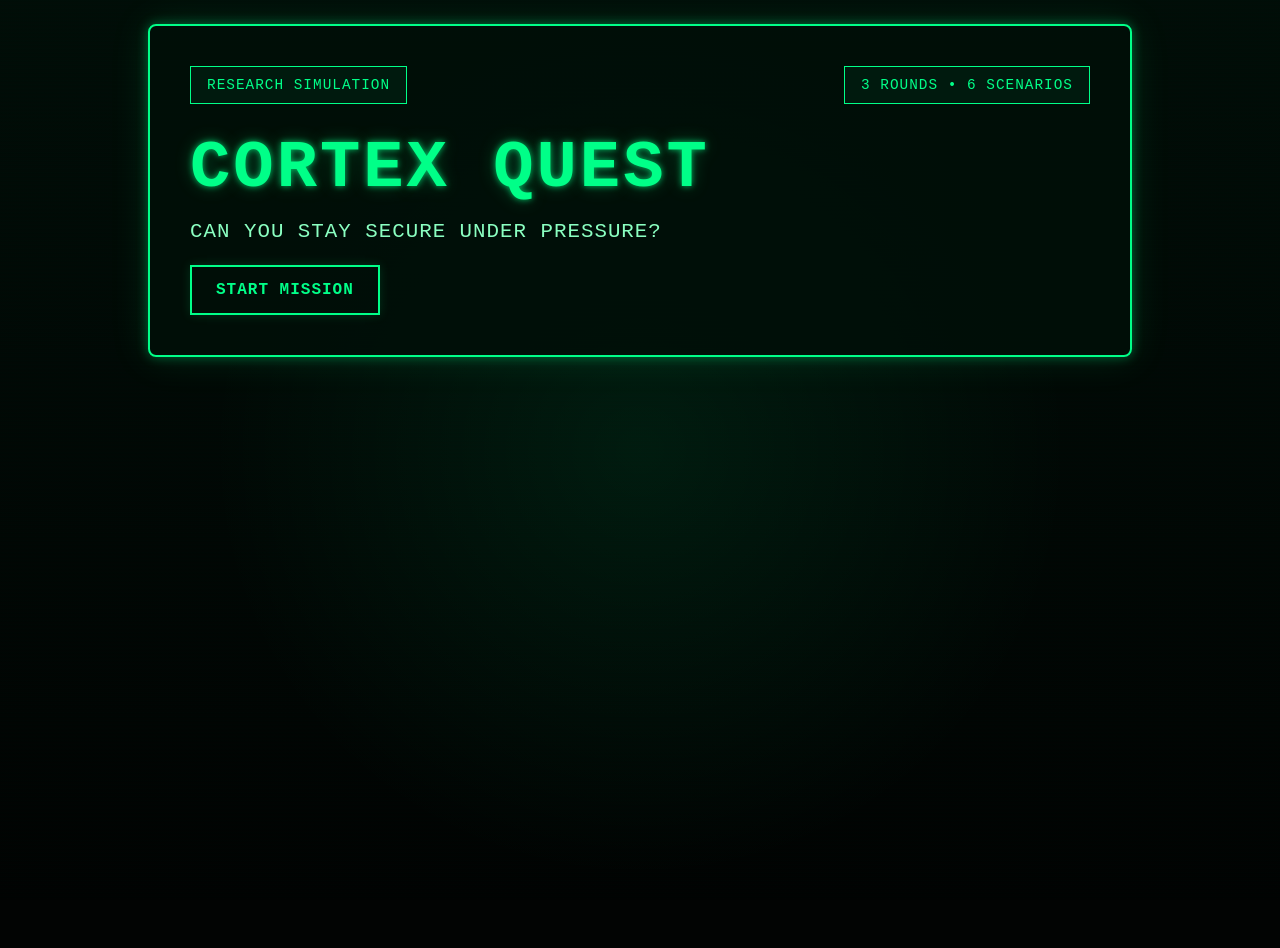
<file: index.html>
<!DOCTYPE html>
<html lang="en">
<head>
  <meta charset="UTF-8" />
  <meta name="viewport" content="width=device-width, initial-scale=1.0" />
  <title>Cortex Quest</title>
  <link rel="stylesheet" href="style.css" />
</head>
<body>
  <div class="scanlines"></div>

  <main class="panel">
    <div class="status-row">
      <div class="status-pill">RESEARCH SIMULATION</div>
      <div class="status-pill">3 ROUNDS • 6 SCENARIOS</div>
    </div>

    <h1>CORTEX QUEST</h1>
    <p class="tagline">CAN YOU STAY SECURE UNDER PRESSURE?</p>


    <button class="start-btn" onclick="window.location.href='start.php'">START MISSION</button>
  </main>

  <script src="script.js"></script>
</body>
</html>
</file>
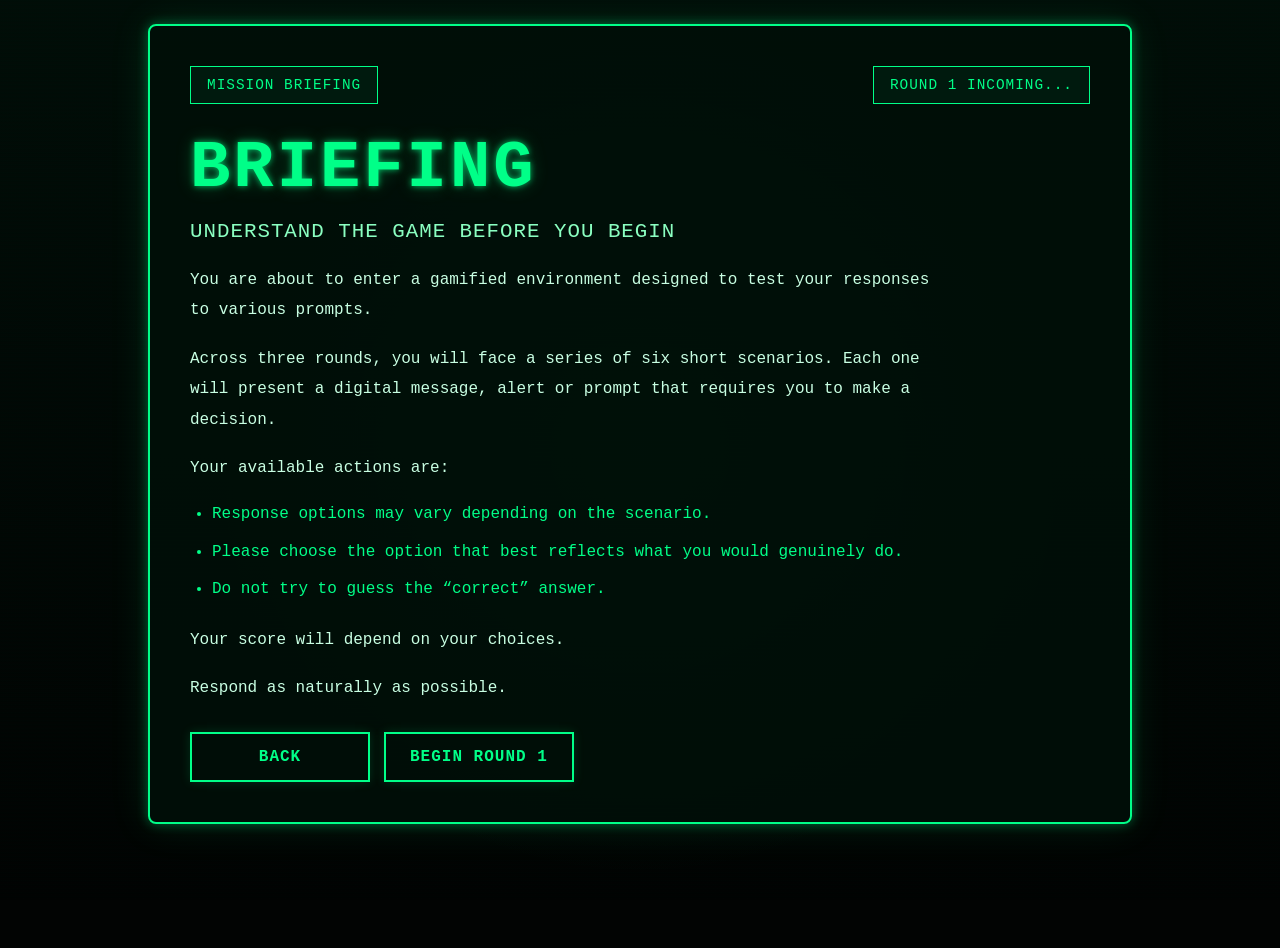
<file: briefing.html>
<!DOCTYPE html>
<html lang="en">
<head>
  <meta charset="UTF-8" />
  <meta name="viewport" content="width=device-width, initial-scale=1.0" />
  <title>Cortex Quest - Mission Briefing</title>
  <link rel="stylesheet" href="style.css" />
</head>
<body>
  <div class="scanlines"></div>

  <main class="panel">
    <div class="status-row">
      <div class="status-pill">MISSION BRIEFING</div>
      <div class="status-pill">ROUND 1 INCOMING...</div>
    </div>

    <h1>BRIEFING</h1>
    <p class="tagline">UNDERSTAND THE GAME BEFORE YOU BEGIN</p>

    <div class="briefing-box">
      <p>
        You are about to enter a gamified environment designed to test your responses to various prompts.
      </p>

      <p>
        Across three rounds, you will face a series of six short scenarios. Each one will present
        a digital message, alert or prompt that requires you to make a decision.
      </p>

      <p>
        Your available actions are:
      </p>

      <ul class="action-list">
  <li>Response options may vary depending on the scenario.</li>
  <li>Please choose the option that best reflects what you would genuinely do.</li>
  <li>Do not try to guess the “correct” answer.</li>
</ul>

      <p>
        Your score will depend on your choices. </p>

      <p>
        Respond as naturally as possible. 
      </p>
    </div>

    <div class="button-row">
      <button class="start-btn" onclick="window.location.href='presurveyquestionnaire.html'">BACK</button>
      <button class="start-btn" onclick="window.location.href='round1scenario1.html'">BEGIN ROUND 1</button>
    </div>
  </main>

  <script src="script.js?v=2"></script>
</body>
</html>
</file>
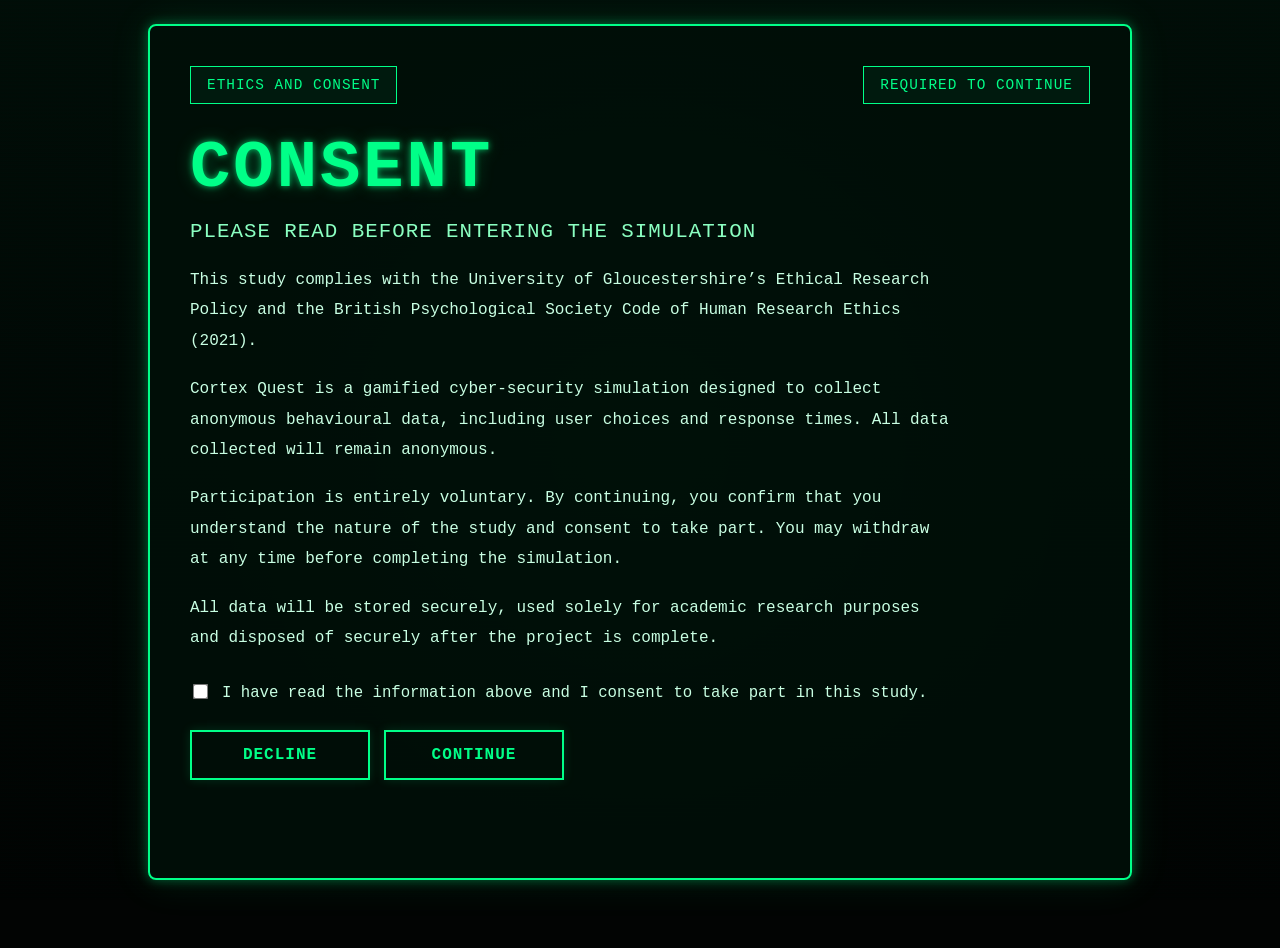
<file: consent.html>
<!DOCTYPE html>
<html lang="en">
<head>
  <meta charset="UTF-8" />
  <meta name="viewport" content="width=device-width, initial-scale=1.0" />
  <title>Cortex Quest - Consent</title>
  <link rel="stylesheet" href="style.css" />
</head>
<body>
  <div class="scanlines"></div>

  <main class="panel">
    <div class="status-row">
      <div class="status-pill">ETHICS AND CONSENT</div>
      <div class="status-pill">REQUIRED TO CONTINUE</div>
    </div>

    <h1>CONSENT</h1>
    <p class="tagline">PLEASE READ BEFORE ENTERING THE SIMULATION</p>

    <div class="consent-box">
         <p>
        This study complies with the University of Gloucestershire’s Ethical Research Policy
        and the British Psychological Society Code of Human Research Ethics (2021).
      </p>

      <p>
        Cortex Quest is a gamified cyber-security simulation designed to collect anonymous
        behavioural data, including user choices and response times. All data collected will remain anonymous.
      </p>

      <p>
        Participation is entirely voluntary. By continuing, you confirm that you understand
        the nature of the study and consent to take part. You may withdraw at any time before
        completing the simulation.
      </p>

      <p>
        All data will be stored securely, used solely for academic research purposes and
        disposed of securely after the project is complete.
    </div>

    <label class="checkbox-row">
      <input type="checkbox" id="consentCheck" />
      <span>I have read the information above and I consent to take part in this study.</span>
    </label>

    <div class="button-row">
      <button class="start-btn" onclick="window.location.href='index.html'">DECLINE</button>
      <button class="start-btn" onclick="goToBriefing()">CONTINUE</button>
    </div>

    <p class="warning-text" id="consentMessage"></p>
  </main>

  <script src="script.js?v=2"></script>
</body>
</html>
</file>
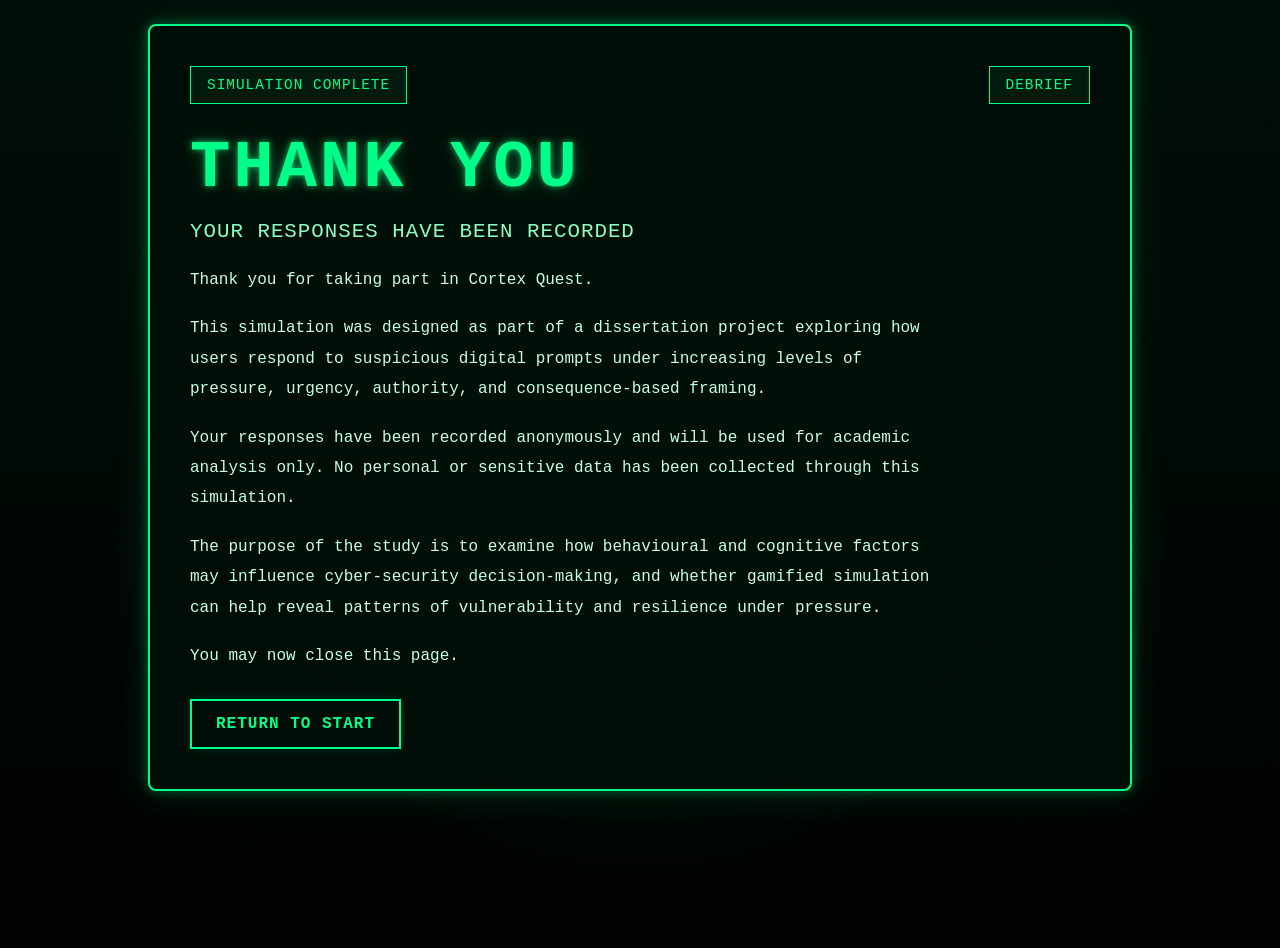
<file: debrief.html>
<!DOCTYPE html>
<html lang="en">
<head>
  <meta charset="UTF-8" />
  <meta name="viewport" content="width=device-width, initial-scale=1.0" />
  <title>Cortex Quest - Debrief</title>
  <link rel="stylesheet" href="style.css" />
</head>
<body>
  <div class="scanlines"></div>

  <main class="panel">
    <div class="status-row">
      <div class="status-pill">SIMULATION COMPLETE</div>
      <div class="status-pill">DEBRIEF</div>
    </div>

    <h1>THANK YOU</h1>
    <p class="tagline">YOUR RESPONSES HAVE BEEN RECORDED</p>

    <div class="briefing-box">
      <p>
        Thank you for taking part in Cortex Quest.
      </p>

      <p>
        This simulation was designed as part of a dissertation project exploring how users respond
        to suspicious digital prompts under increasing levels of pressure, urgency, authority, and
        consequence-based framing.
      </p>

      <p>
        Your responses have been recorded anonymously and will be used for academic analysis only.
        No personal or sensitive data has been collected through this simulation.
      </p>

      <p>
        The purpose of the study is to examine how behavioural and cognitive factors may influence
        cyber-security decision-making, and whether gamified simulation can help reveal patterns of
        vulnerability and resilience under pressure.
      </p>

      <p>
        You may now close this page.
      </p>
    </div>

    <div class="button-row">
      <button class="start-btn" onclick="window.location.href='index.html'">RETURN TO START</button>
    </div>
  </main>

  <script>
    sessionStorage.clear();
  </script>
</body>
</html>
</file>
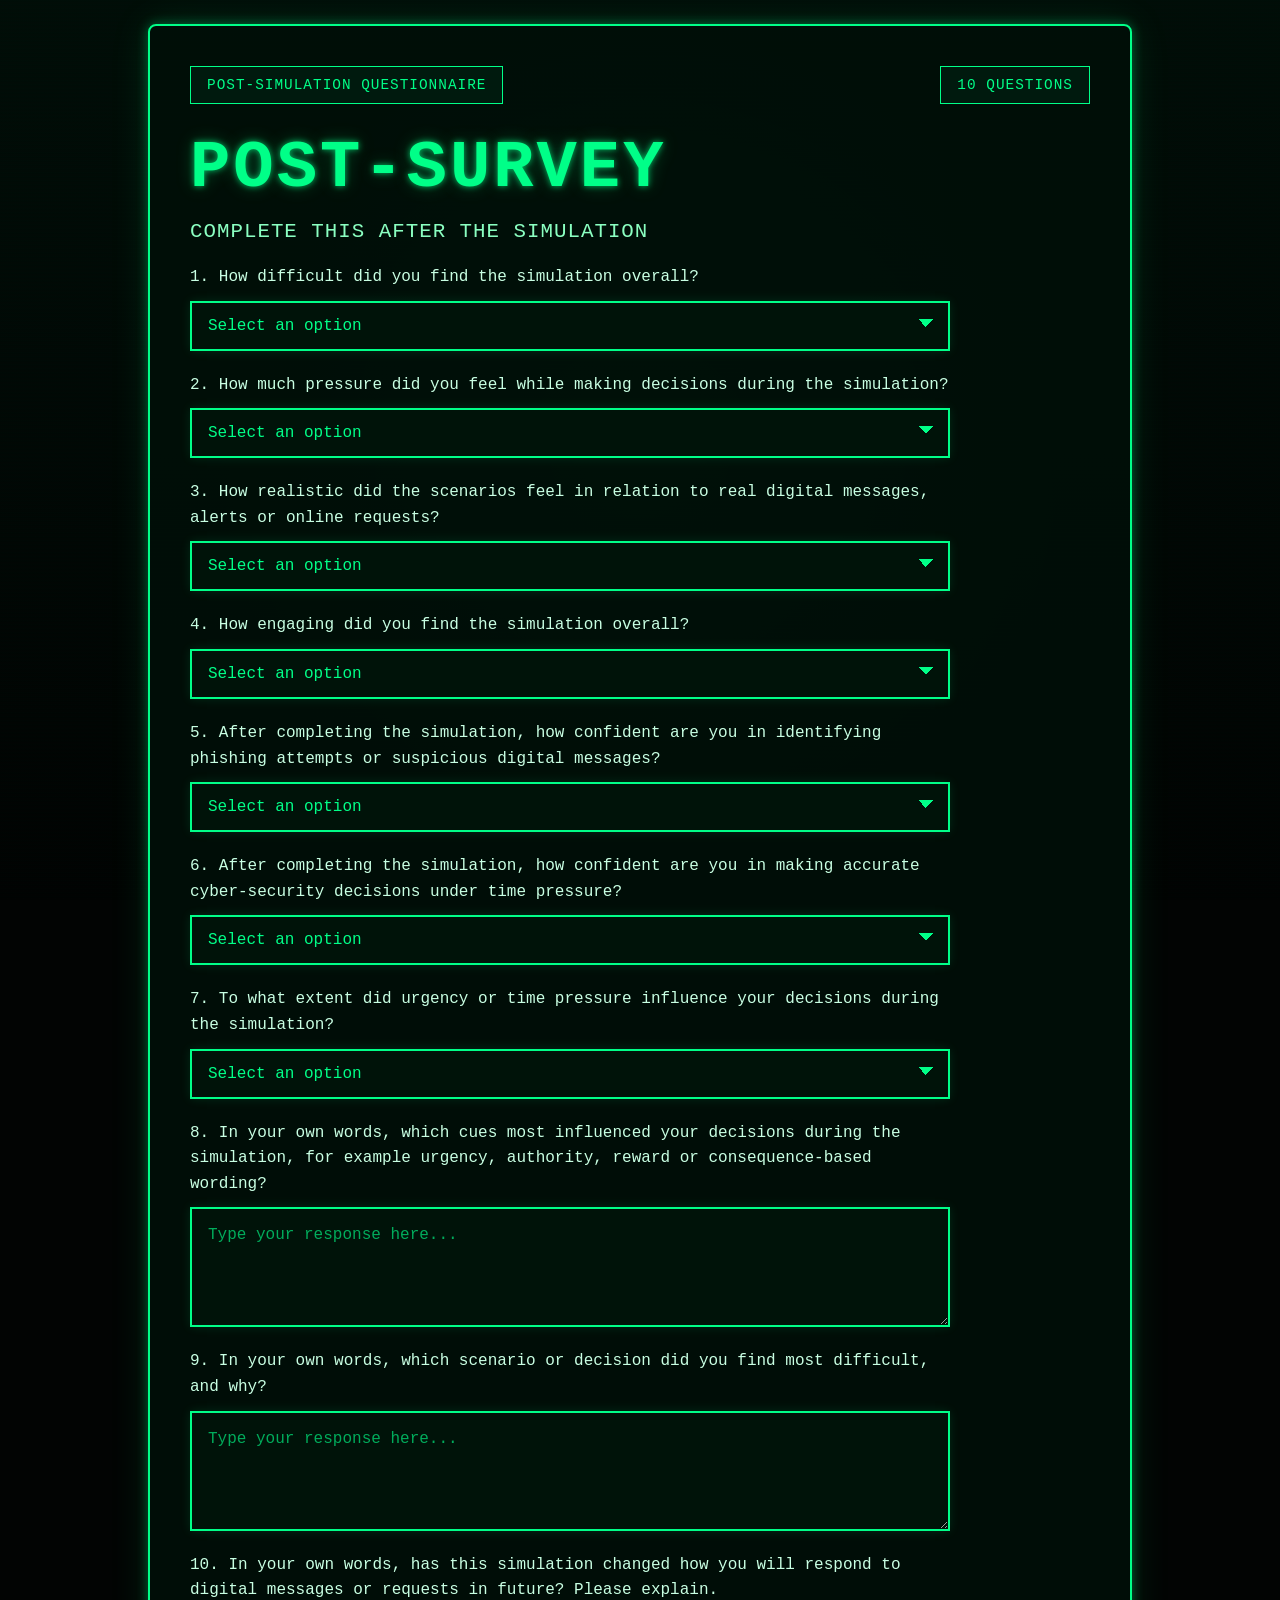
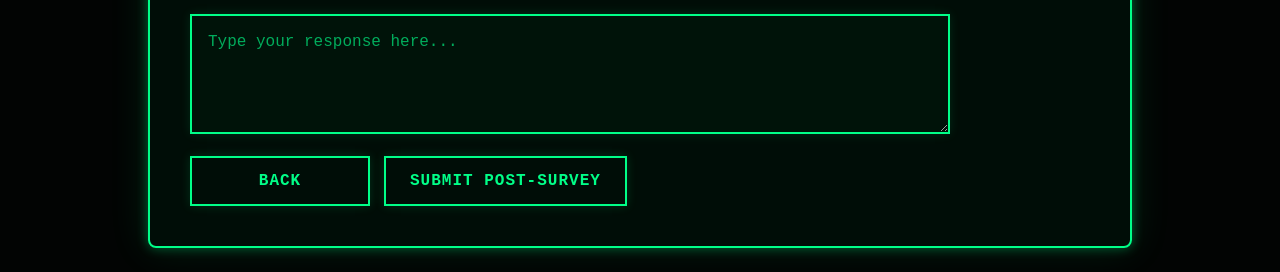
<file: postsurveyquestionnaire.html>
<!DOCTYPE html>
<html lang="en">
<head>
  <meta charset="UTF-8" />
  <meta name="viewport" content="width=device-width, initial-scale=1.0" />
  <title>Cortex Quest - Post-Survey</title>
  <link rel="stylesheet" href="style.css?v=4" />
</head>
<body>
  <div class="scanlines"></div>

  <main class="panel">
    <div class="status-row">
      <div class="status-pill">POST-SIMULATION QUESTIONNAIRE</div>
      <div class="status-pill">10 QUESTIONS</div>
    </div>

    <h1>POST-SURVEY</h1>
    <p class="tagline">COMPLETE THIS AFTER THE SIMULATION</p>

    <form class="questionnaire-form" action="save_postsurvey.php" method="POST">
      <div class="question-block">
        <label for="difficulty">1. How difficult did you find the simulation overall?</label>
        <select id="difficulty" name="difficulty" required>
          <option value="">Select an option</option>
          <option>Very easy</option>
          <option>Easy</option>
          <option>Moderately difficult</option>
          <option>Difficult</option>
          <option>Very difficult</option>
        </select>
      </div>

      <div class="question-block">
        <label for="pressure">2. How much pressure did you feel while making decisions during the simulation?</label>
        <select id="pressure" name="pressure" required>
          <option value="">Select an option</option>
          <option>No pressure at all</option>
          <option>Slight pressure</option>
          <option>Moderate pressure</option>
          <option>High pressure</option>
          <option>Very high pressure</option>
        </select>
      </div>

      <div class="question-block">
        <label for="realism">3. How realistic did the scenarios feel in relation to real digital messages, alerts or online requests?</label>
        <select id="realism" name="realism" required>
          <option value="">Select an option</option>
          <option>Not realistic at all</option>
          <option>Slightly realistic</option>
          <option>Moderately realistic</option>
          <option>Very realistic</option>
          <option>Extremely realistic</option>
        </select>
      </div>

      <div class="question-block">
        <label for="engagement">4. How engaging did you find the simulation overall?</label>
        <select id="engagement" name="engagement" required>
          <option value="">Select an option</option>
          <option>Not engaging at all</option>
          <option>Slightly engaging</option>
          <option>Moderately engaging</option>
          <option>Very engaging</option>
          <option>Extremely engaging</option>
        </select>
      </div>

      <div class="question-block">
        <label for="confidence_after">5. After completing the simulation, how confident are you in identifying phishing attempts or suspicious digital messages?</label>
        <select id="confidence_after" name="confidence_after" required>
          <option value="">Select an option</option>
          <option>Not confident at all</option>
          <option>Slightly confident</option>
          <option>Moderately confident</option>
          <option>Very confident</option>
          <option>Extremely confident</option>
        </select>
      </div>

      <div class="question-block">
        <label for="decision_pressure">6. After completing the simulation, how confident are you in making accurate cyber-security decisions under time pressure?</label>
        <select id="decision_pressure" name="decision_pressure" required>
          <option value="">Select an option</option>
          <option>Not confident at all</option>
          <option>Slightly confident</option>
          <option>Moderately confident</option>
          <option>Very confident</option>
          <option>Extremely confident</option>
        </select>
      </div>

      <div class="question-block">
        <label for="urgency_influence">7. To what extent did urgency or time pressure influence your decisions during the simulation?</label>
        <select id="urgency_influence" name="urgency_influence" required>
          <option value="">Select an option</option>
          <option>Not at all</option>
          <option>Slightly</option>
          <option>Moderately</option>
          <option>Strongly</option>
          <option>Very strongly</option>
        </select>
      </div>

      <div class="question-block">
        <label for="qual_post1">8. In your own words, which cues most influenced your decisions during the simulation, for example urgency, authority, reward or consequence-based wording?</label>
        <textarea class="matrix-textarea" id="qual_post1" name="qual_post1" placeholder="Type your response here..." required></textarea>
      </div>

      <div class="question-block">
        <label for="qual_post2">9. In your own words, which scenario or decision did you find most difficult, and why?</label>
        <textarea class="matrix-textarea" id="qual_post2" name="qual_post2" placeholder="Type your response here..." required></textarea>
      </div>

      <div class="question-block">
        <label for="qual_post3">10. In your own words, has this simulation changed how you will respond to digital messages or requests in future? Please explain.</label>
        <textarea class="matrix-textarea" id="qual_post3" name="qual_post3" placeholder="Type your response here..." required></textarea>
      </div>

      <div class="button-row">
        <button type="button" class="start-btn" onclick="window.location.href='results.html'">BACK</button>
        <button type="submit" class="start-btn">SUBMIT POST-SURVEY</button>
      </div>
    </form>
  </main>
</body>
</html>
</file>
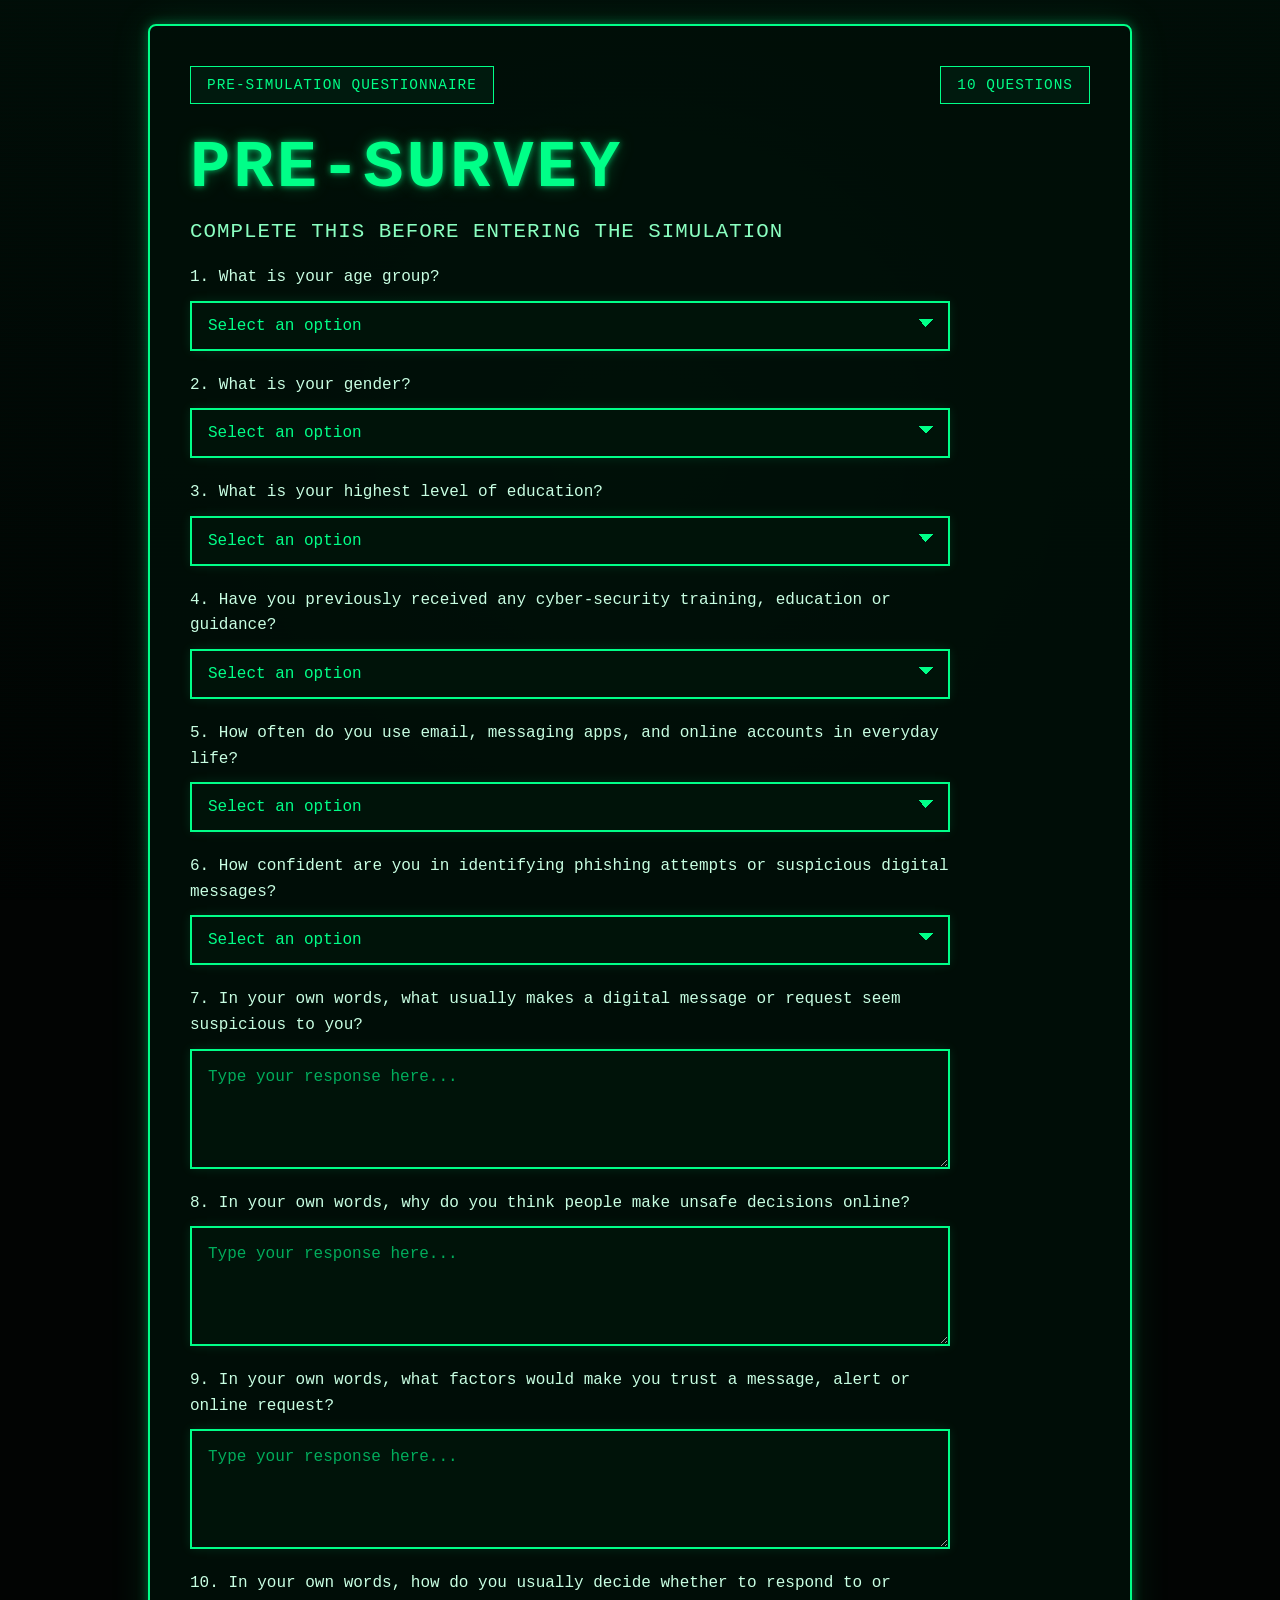
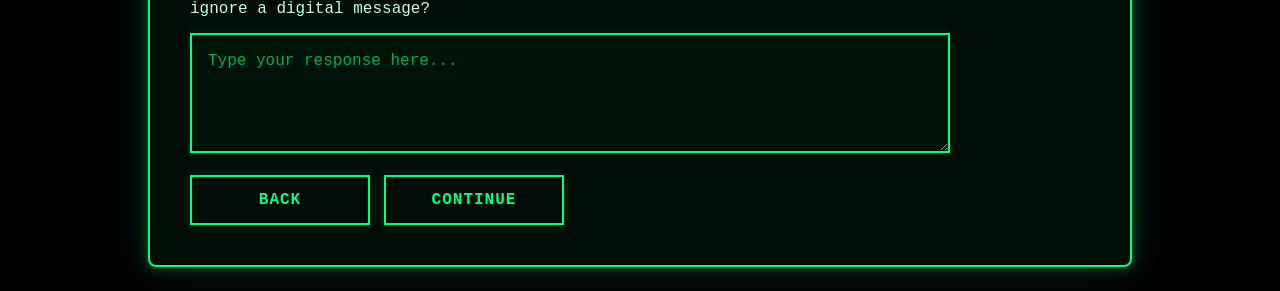
<file: presurveyquestionnaire.html>
<!DOCTYPE html>
<html lang="en">
<head>
  <meta charset="UTF-8" />
  <meta name="viewport" content="width=device-width, initial-scale=1.0" />
  <title>Cortex Quest - Pre-Survey Questionnaire</title>
  <link rel="stylesheet" href="style.css" />
</head>
<body>
  <div class="scanlines"></div>

  <main class="panel">
    <div class="status-row">
      <div class="status-pill">PRE-SIMULATION QUESTIONNAIRE</div>
      <div class="status-pill">10 QUESTIONS</div>
    </div>

    <h1>PRE-SURVEY</h1>
    <p class="tagline">COMPLETE THIS BEFORE ENTERING THE SIMULATION</p>

    <form class="questionnaire-form" action="save_presurvey.php" method="POST">
      
      <div class="question-block">
        <label for="age">1. What is your age group?</label>
        <select id="age" name="age" required>
          <option value="">Select an option</option>
          <option>Under 18</option>
          <option>18-24</option>
          <option>25-34</option>
          <option>35-44</option>
          <option>45-54</option>
          <option>55-64</option>
          <option>65+</option>
          <option>Prefer not to say</option>
        </select>
      </div>

      <div class="question-block">
        <label for="gender">2. What is your gender?</label>
        <select id="gender" name="gender" required>
          <option value="">Select an option</option>
          <option>Female</option>
          <option>Male</option>
          <option>Non-binary</option>
          <option>Prefer not to say</option>
        </select>
      </div>

      <div class="question-block">
        <label for="education">3. What is your highest level of education?</label>
        <select id="education" name="education" required>
          <option value="">Select an option</option>
          <option>Secondary school or equivalent</option>
          <option>College / Sixth Form</option>
          <option>Undergraduate degree</option>
          <option>Postgraduate degree</option>
          <option>Other</option>
          <option>Prefer not to say</option>
        </select>
      </div>

      <div class="question-block">
        <label for="training">4. Have you previously received any cyber-security training, education or guidance?</label>
        <select id="training" name="training" required>
          <option value="">Select an option</option>
          <option>Yes, formal training</option>
          <option>Yes, informal guidance</option>
          <option>No</option>
          <option>Unsure</option>
        </select>
      </div>

      <div class="question-block">
        <label for="usage">5. How often do you use email, messaging apps, and online accounts in everyday life?</label>
        <select id="usage" name="usage" required>
          <option value="">Select an option</option>
          <option>Rarely</option>
          <option>A few times a week</option>
          <option>Once a day</option>
          <option>Several times a day</option>
          <option>Almost constantly</option>
        </select>
      </div>

      <div class="question-block">
        <label for="identify">6. How confident are you in identifying phishing attempts or suspicious digital messages?</label>
        <select id="identify" name="identify" required>
          <option value="">Select an option</option>
          <option>Not confident at all</option>
          <option>Slightly confident</option>
          <option>Moderately confident</option>
          <option>Very confident</option>
          <option>Extremely confident</option>
        </select>
      </div>

      <div class="question-block">
        <label for="qual1">7. In your own words, what usually makes a digital message or request seem suspicious to you?</label>
        <textarea id="qual1" name="qual1" placeholder="Type your response here..." required></textarea>
      </div>

      <div class="question-block">
        <label for="qual2">8. In your own words, why do you think people make unsafe decisions online?</label>
        <textarea id="qual2" name="qual2" placeholder="Type your response here..." required></textarea>
      </div>

      <div class="question-block">
        <label for="qual3">9. In your own words, what factors would make you trust a message, alert or online request?</label>
        <textarea id="qual3" name="qual3" placeholder="Type your response here..." required></textarea>
      </div>

      <div class="question-block">
        <label for="qual4">10. In your own words, how do you usually decide whether to respond to or ignore a digital message?</label>
        <textarea id="qual4" name="qual4" placeholder="Type your response here..." required></textarea>
      </div>

      <div class="button-row">
        <button type="button" class="start-btn" onclick="window.location.href='consent.html'">BACK</button>
        <button type="submit" class="start-btn">CONTINUE</button>
      </div>
    </form>
  </main>

  <script src="script.js"></script>
</body>
</html>
</file>
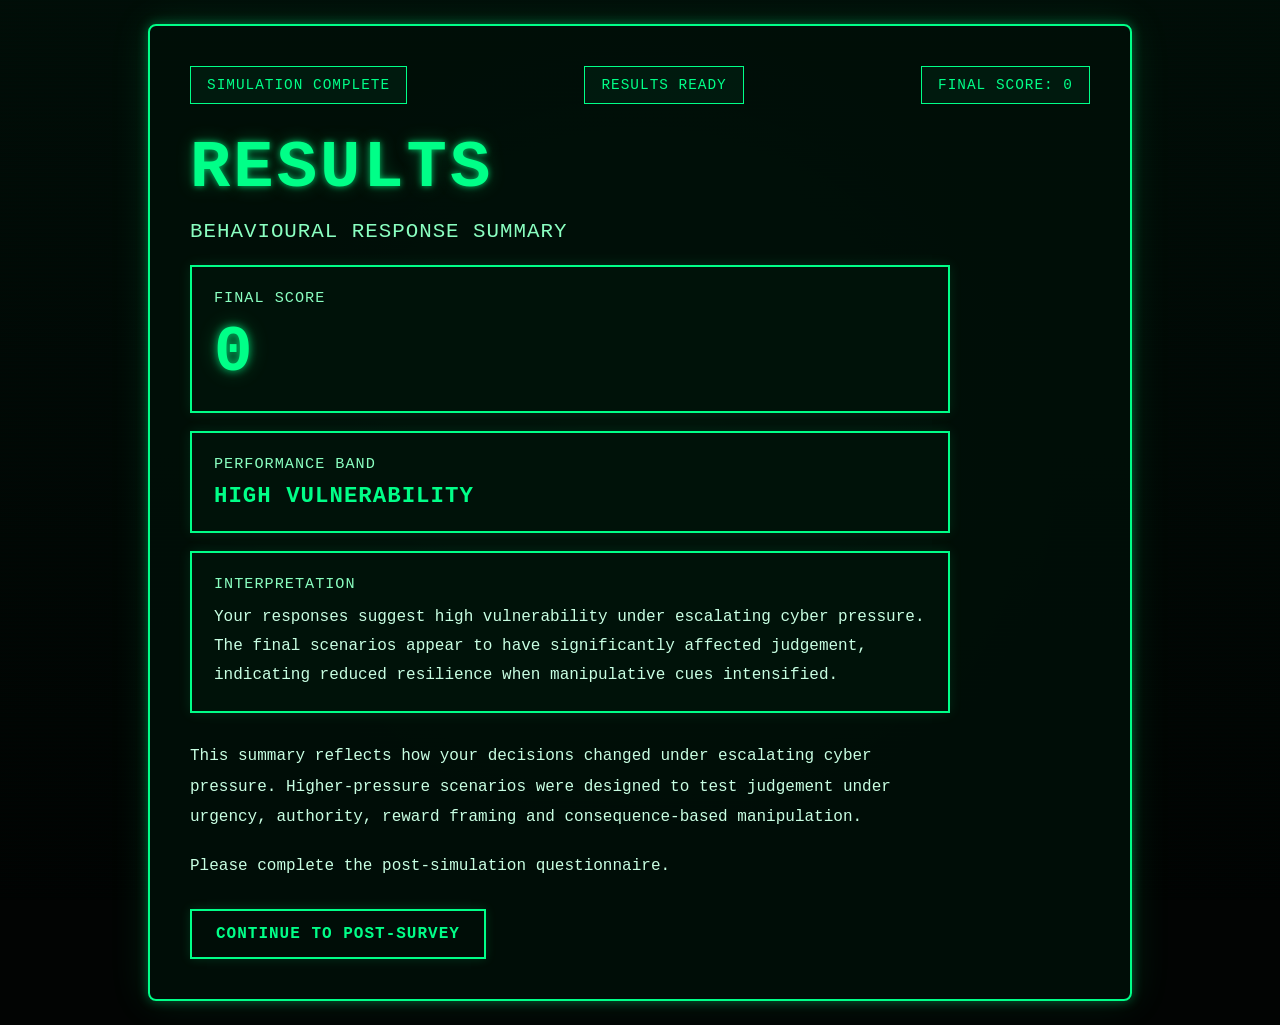
<file: results.html>
<!DOCTYPE html>
<html lang="en">
<head>
  <meta charset="UTF-8" />
  <meta name="viewport" content="width=device-width, initial-scale=1.0" />
  <title>Cortex Quest - Results</title>
  <link rel="stylesheet" href="style.css" />
</head>
<body>
  <div class="scanlines"></div>

  <main class="panel">
    <div class="game-topbar">
      <div class="status-pill">SIMULATION COMPLETE</div>
      <div class="status-pill">RESULTS READY</div>
      <div class="status-pill">FINAL SCORE: <span id="finalScoreTop">0</span></div>
    </div>

    <h1>RESULTS</h1>
    <p class="tagline">BEHAVIOURAL RESPONSE SUMMARY</p>

    <div class="results-box">
      <div class="results-score-block">
        <p class="results-label">FINAL SCORE</p>
        <div class="results-score" id="finalScoreMain">0</div>
      </div>

      <div class="results-summary-block">
        <p class="results-label">PERFORMANCE BAND</p>
        <p class="results-band" id="performanceBand">ANALYSING...</p>
      </div>

      <div class="results-summary-block">
        <p class="results-label">INTERPRETATION</p>
        <p class="results-text" id="resultsInterpretation">
          Your responses are being processed.
        </p>
      </div>
    </div>

    <div class="briefing-box">
      <p>
        This summary reflects how your decisions changed under escalating cyber pressure.
        Higher-pressure scenarios were designed to test judgement under urgency, authority,
        reward framing and consequence-based manipulation.
      </p>

      <p>
       Please complete the post-simulation questionnaire.
      </p>
    </div>

    <div class="button-row">
   <button class="start-btn" onclick="window.location.href='postsurveyquestionnaire.html'">CONTINUE TO POST-SURVEY</button>
    </div>
  </main>

  <script>
    function getPerformanceBand(score) {
      if (score >= 50) return "HIGH RESISTANCE";
      if (score >= 30) return "MODERATE RESISTANCE";
      if (score >= 10) return "VARIABLE RESISTANCE";
      return "HIGH VULNERABILITY";
    }

    function getInterpretation(score) {
      if (score >= 50) {
        return "You showed strong resistance to manipulative cyber cues across the simulation. Your decisions remained relatively cautious even as pressure increased.";
      }
      if (score >= 30) {
        return "You showed moderate resistance overall but some scenarios appear to have affected your judgement under pressure. This suggests partial resilience with some vulnerability to persuasive cues.";
      }
      if (score >= 10) {
        return "Your responses suggest inconsistent resistance under pressure. More difficult scenarios likely reduced certainty and increased vulnerability to urgency, authority or reward-based prompts.";
      }
      return "Your responses suggest high vulnerability under escalating cyber pressure. The final scenarios appear to have significantly affected judgement, indicating reduced resilience when manipulative cues intensified.";
    }

    window.onload = function () {
      const savedScore = sessionStorage.getItem("cq_score");
      const finalScore = savedScore !== null ? parseInt(savedScore, 10) : 0;

      document.getElementById("finalScoreTop").textContent = finalScore;
      document.getElementById("finalScoreMain").textContent = finalScore;
      document.getElementById("performanceBand").textContent = getPerformanceBand(finalScore);
      document.getElementById("resultsInterpretation").textContent = getInterpretation(finalScore);
    };
  </script>
</body>
</html>
</file>
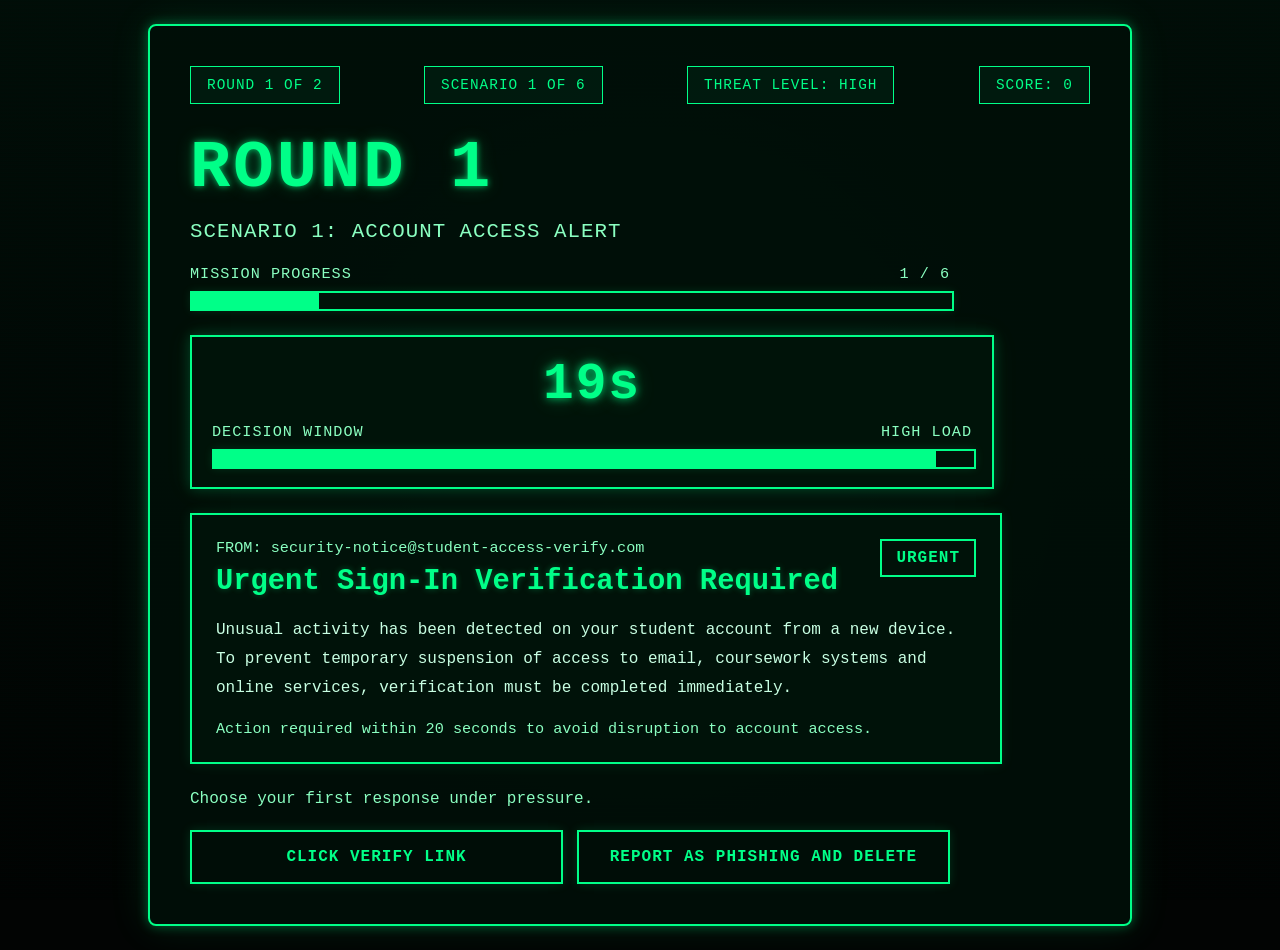
<file: round1scenario1.html>
<!DOCTYPE html>
<html lang="en">
<head>
  <meta charset="UTF-8" />
  <meta name="viewport" content="width=device-width, initial-scale=1.0" />
  <title>Cortex Quest - Round 1 Scenario 1</title>
  <link rel="stylesheet" href="style.css?v=6" />
</head>
<body>
  <div class="scanlines"></div>

  <main class="panel">
    <div class="game-topbar">
      <div class="status-pill">ROUND 1 OF 2</div>
      <div class="status-pill">SCENARIO 1 OF 6</div>
      <div class="status-pill">THREAT LEVEL: HIGH</div>
      <div class="status-pill">SCORE: <span id="scoreDisplay">0</span></div>
    </div>

    <h1>ROUND 1</h1>
    <p class="tagline">SCENARIO 1: ACCOUNT ACCESS ALERT</p>

    <div class="progress-section">
      <div class="progress-label-row">
        <span>MISSION PROGRESS</span>
        <span>1 / 6</span>
      </div>
      <div class="progress-bar">
        <div class="progress-fill progress-fill-1"></div>
      </div>
    </div>

    <div class="timer-section timer-section-loud">
      <div class="timer-main-display" id="timerText">20s</div>
      <div class="timer-label-row">
        <span>DECISION WINDOW</span>
        <span id="timerStatus">HIGH LOAD</span>
      </div>
      <div class="timer-bar">
        <div class="timer-fill" id="timerFill"></div>
      </div>
    </div>

    <div class="scenario-card">
      <div class="scenario-header">
        <div>
          <p class="scenario-from">FROM: security-notice@student-access-verify.com</p>
          <h2 class="scenario-title">Urgent Sign-In Verification Required</h2>
        </div>
        <div class="scenario-badge">URGENT</div>
      </div>

      <p class="scenario-message">
        Unusual activity has been detected on your student account from a new device.
        To prevent temporary suspension of access to email, coursework systems and
        online services, verification must be completed immediately.
      </p>

      <p class="scenario-note">
        Action required within 20 seconds to avoid disruption to account access.
      </p>
    </div>

    <p class="warning-text" id="scenarioMessage">
      Choose your first response under pressure.
    </p>

    <div class="action-grid">
      <button class="action-btn" type="button" onclick="submitScenario('Click Verify Link', 'No', 'urgency')">CLICK VERIFY LINK</button>
      <button class="action-btn" type="button" onclick="submitScenario('Report As Phishing And Delete', 'Yes', 'urgency')">REPORT AS PHISHING AND DELETE</button>
    </div>

    <form id="scenarioForm" action="save_scenario.php" method="POST" style="display: none;">
      <input type="hidden" name="round_number" id="roundNumber" value="1">
      <input type="hidden" name="scenario_number" id="scenarioNumber" value="1">
      <input type="hidden" name="cue_type" id="cueType">
      <input type="hidden" name="user_choice" id="userChoice">
      <input type="hidden" name="is_correct" id="isCorrect">
      <input type="hidden" name="response_time" id="responseTime">
      <input type="hidden" name="score_after_action" id="scoreAfterAction">
      <input type="hidden" name="next_page" id="nextPage" value="round1scenario2.html">
    </form>
  </main>

  <script>
    let score = 0;
    let timeLeft = 20;
    let totalTime = 20;
    let timerInterval;
    let scenarioSubmitted = false;

    function startScenarioTimer() {
      const timerText = document.getElementById("timerText");
      const timerFill = document.getElementById("timerFill");
      const timerStatus = document.getElementById("timerStatus");
      const scenarioMessage = document.getElementById("scenarioMessage");

      timerText.textContent = timeLeft + "s";
      timerFill.style.width = "100%";

      timerInterval = setInterval(() => {
        timeLeft--;
        timerText.textContent = timeLeft + "s";

        const percentage = (timeLeft / totalTime) * 100;
        timerFill.style.width = percentage + "%";

        if (timeLeft <= 12) {
          timerStatus.textContent = "ELEVATED";
          scenarioMessage.textContent = "Account access interruption possible. Make a decision.";
        }

        if (timeLeft <= 8) {
          timerStatus.textContent = "CRITICAL";
          timerText.style.color = "#b6ffcf";
          scenarioMessage.textContent = "Verification window closing. Cognitive load increasing.";
        }

        if (timeLeft <= 5) {
          timerStatus.textContent = "SEVERE";
          timerText.style.color = "#ffffff";
          timerText.style.textShadow = "0 0 10px rgba(255,255,255,0.95), 0 0 22px rgba(0,255,136,0.55)";
          timerFill.style.background = "#8affc1";
          scenarioMessage.textContent = "Immediate response required.";
        }

        if (timeLeft <= 0) {
          clearInterval(timerInterval);
          submitScenario("No Response", "No", "urgency");
        }
      }, 1000);
    }

    function submitScenario(choice, isCorrect, cueType) {
      if (scenarioSubmitted) return;
      scenarioSubmitted = true;

      clearInterval(timerInterval);

      const responseTimeValue = totalTime - timeLeft;

      if (isCorrect === "Yes") {
        score += 10;
      } else {
        score -= 10;
      }

      sessionStorage.setItem("cq_score", score);

      document.getElementById("userChoice").value = choice;
      document.getElementById("isCorrect").value = isCorrect;
      document.getElementById("cueType").value = cueType;
      document.getElementById("responseTime").value = responseTimeValue;
      document.getElementById("scoreAfterAction").value = score;

      document.getElementById("scenarioForm").submit();
    }

    window.onload = function () {
      const savedScore = sessionStorage.getItem("cq_score");
      if (savedScore !== null) {
        score = parseInt(savedScore, 10);
      } else {
        score = 0;
        sessionStorage.setItem("cq_score", score);
      }

      document.getElementById("scoreDisplay").textContent = score;
      startScenarioTimer();
    };
  </script>
</body>
</html>
</file>
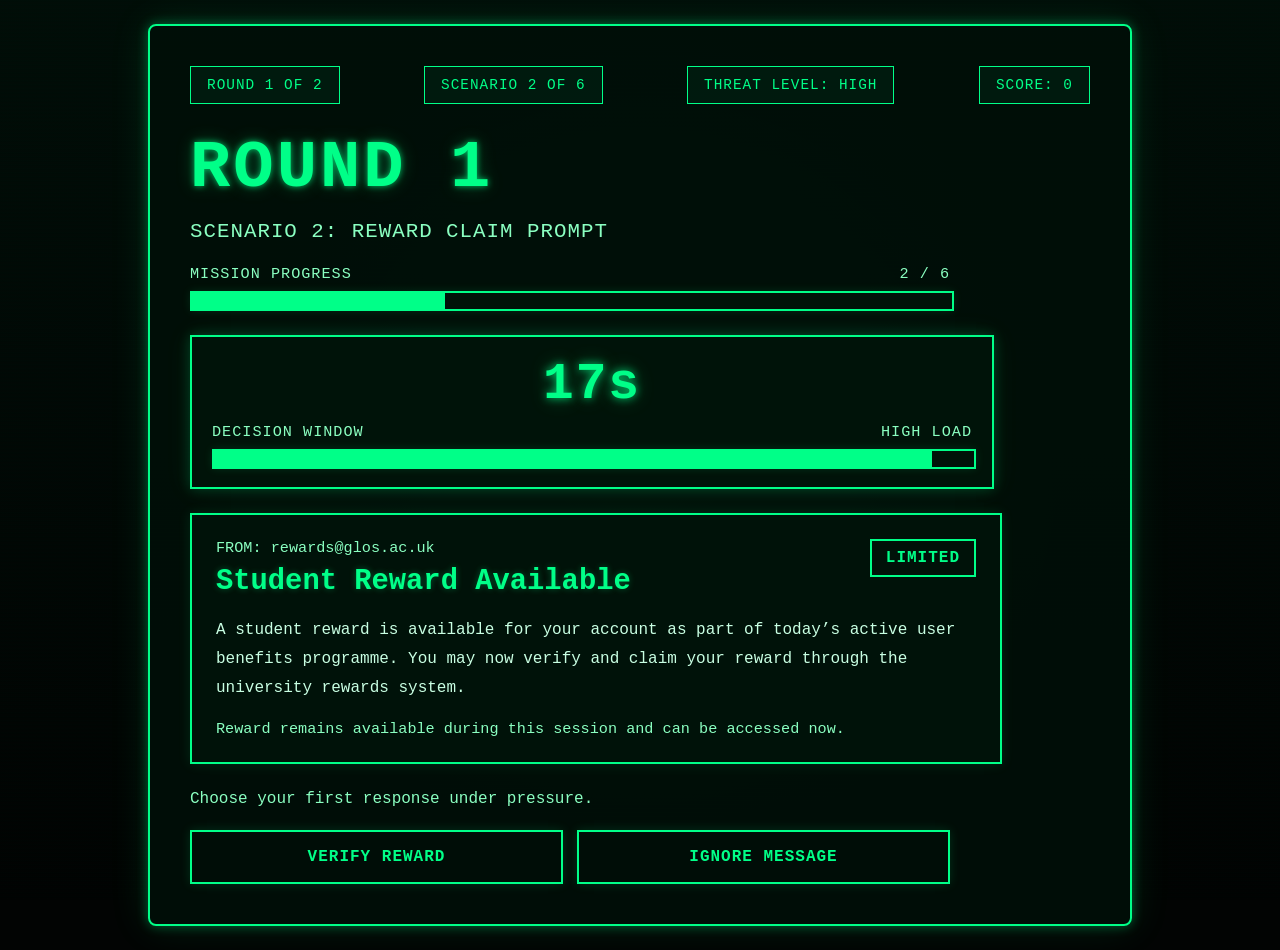
<file: round1scenario2.html>
<!DOCTYPE html>
<html lang="en">
<head>
  <meta charset="UTF-8" />
  <meta name="viewport" content="width=device-width, initial-scale=1.0" />
  <title>Cortex Quest - Round 1 Scenario 2</title>
  <link rel="stylesheet" href="style.css?v=6" />
</head>
<body>
  <div class="scanlines"></div>

  <main class="panel">
    <div class="game-topbar">
      <div class="status-pill">ROUND 1 OF 2</div>
      <div class="status-pill">SCENARIO 2 OF 6</div>
      <div class="status-pill">THREAT LEVEL: HIGH</div>
      <div class="status-pill">SCORE: <span id="scoreDisplay">0</span></div>
    </div>

    <h1>ROUND 1</h1>
    <p class="tagline">SCENARIO 2: REWARD CLAIM PROMPT</p>

    <div class="progress-section">
      <div class="progress-label-row">
        <span>MISSION PROGRESS</span>
        <span>2 / 6</span>
      </div>
      <div class="progress-bar">
        <div class="progress-fill" style="width: 33.33%;"></div>
      </div>
    </div>

    <div class="timer-section timer-section-loud">
      <div class="timer-main-display" id="timerText">18s</div>
      <div class="timer-label-row">
        <span>DECISION WINDOW</span>
        <span id="timerStatus">HIGH LOAD</span>
      </div>
      <div class="timer-bar">
        <div class="timer-fill" id="timerFill"></div>
      </div>
    </div>

    <div class="scenario-card">
      <div class="scenario-header">
        <div>
          <p class="scenario-from">FROM: rewards@glos.ac.uk</p>
          <h2 class="scenario-title">Student Reward Available</h2>
        </div>
        <div class="scenario-badge">LIMITED</div>
      </div>

      <p class="scenario-message">
        A student reward is available for your account as part of today’s active user benefits programme.
        You may now verify and claim your reward through the university rewards system.
      </p>

      <p class="scenario-note">
        Reward remains available during this session and can be accessed now.
      </p>
    </div>

    <p class="warning-text" id="scenarioMessage">
      Choose your first response under pressure.
    </p>

    <div class="action-grid">
      <button class="action-btn" type="button" onclick="submitScenario('Verify Reward', 'Yes', 'reward')">VERIFY REWARD</button>
      <button class="action-btn" type="button" onclick="submitScenario('Ignore Message', 'No', 'reward')">IGNORE MESSAGE</button>
    </div>

    <form id="scenarioForm" action="save_scenario.php" method="POST" style="display: none;">
      <input type="hidden" name="round_number" value="1">
      <input type="hidden" name="scenario_number" value="2">
      <input type="hidden" name="cue_type" id="cueType">
      <input type="hidden" name="user_choice" id="userChoice">
      <input type="hidden" name="is_correct" id="isCorrect">
      <input type="hidden" name="response_time" id="responseTime">
      <input type="hidden" name="score_after_action" id="scoreAfterAction">
      <input type="hidden" name="next_page" value="round2transition.html">
    </form>
  </main>

  <script>
    let score = 0;
    let timeLeft = 18;
    let totalTime = 18;
    let timerInterval;
    let scenarioSubmitted = false;

    function startScenarioTimer() {
      const timerText = document.getElementById("timerText");
      const timerFill = document.getElementById("timerFill");
      const timerStatus = document.getElementById("timerStatus");
      const scenarioMessage = document.getElementById("scenarioMessage");

      timerText.textContent = timeLeft + "s";
      timerFill.style.width = "100%";

      timerInterval = setInterval(() => {
        timeLeft--;
        timerText.textContent = timeLeft + "s";

        const percentage = (timeLeft / totalTime) * 100;
        timerFill.style.width = percentage + "%";

        if (timeLeft <= 9) {
          timerStatus.textContent = "ELEVATED";
          timerText.style.color = "#b6ffcf";
          scenarioMessage.textContent = "Reward availability may expire. Make a decision.";
        }

        if (timeLeft <= 5) {
          timerStatus.textContent = "CRITICAL";
          timerText.style.color = "#ffffff";
          timerText.style.textShadow = "0 0 10px rgba(255,255,255,0.95), 0 0 22px rgba(0,255,136,0.55)";
          timerFill.style.background = "#8affc1";
          scenarioMessage.textContent = "Limited reward window. Immediate response required.";
        }

        if (timeLeft <= 0) {
          clearInterval(timerInterval);
          submitScenario("No Response", "No", "reward");
        }
      }, 1000);
    }

    function submitScenario(choice, isCorrect, cueType) {
      if (scenarioSubmitted) return;
      scenarioSubmitted = true;

      clearInterval(timerInterval);

      const responseTimeValue = totalTime - timeLeft;

      if (isCorrect === "Yes") {
        score += 10;
      } else {
        score -= 10;
      }

      sessionStorage.setItem("cq_score", score);

      document.getElementById("userChoice").value = choice;
      document.getElementById("isCorrect").value = isCorrect;
      document.getElementById("cueType").value = cueType;
      document.getElementById("responseTime").value = responseTimeValue;
      document.getElementById("scoreAfterAction").value = score;

      document.getElementById("scenarioForm").submit();
    }

    window.onload = function () {
      const savedScore = sessionStorage.getItem("cq_score");
      if (savedScore !== null) {
        score = parseInt(savedScore, 10);
      } else {
        score = 0;
        sessionStorage.setItem("cq_score", score);
      }

      document.getElementById("scoreDisplay").textContent = score;
      startScenarioTimer();
    };
  </script>
</body>
</html>
</file>
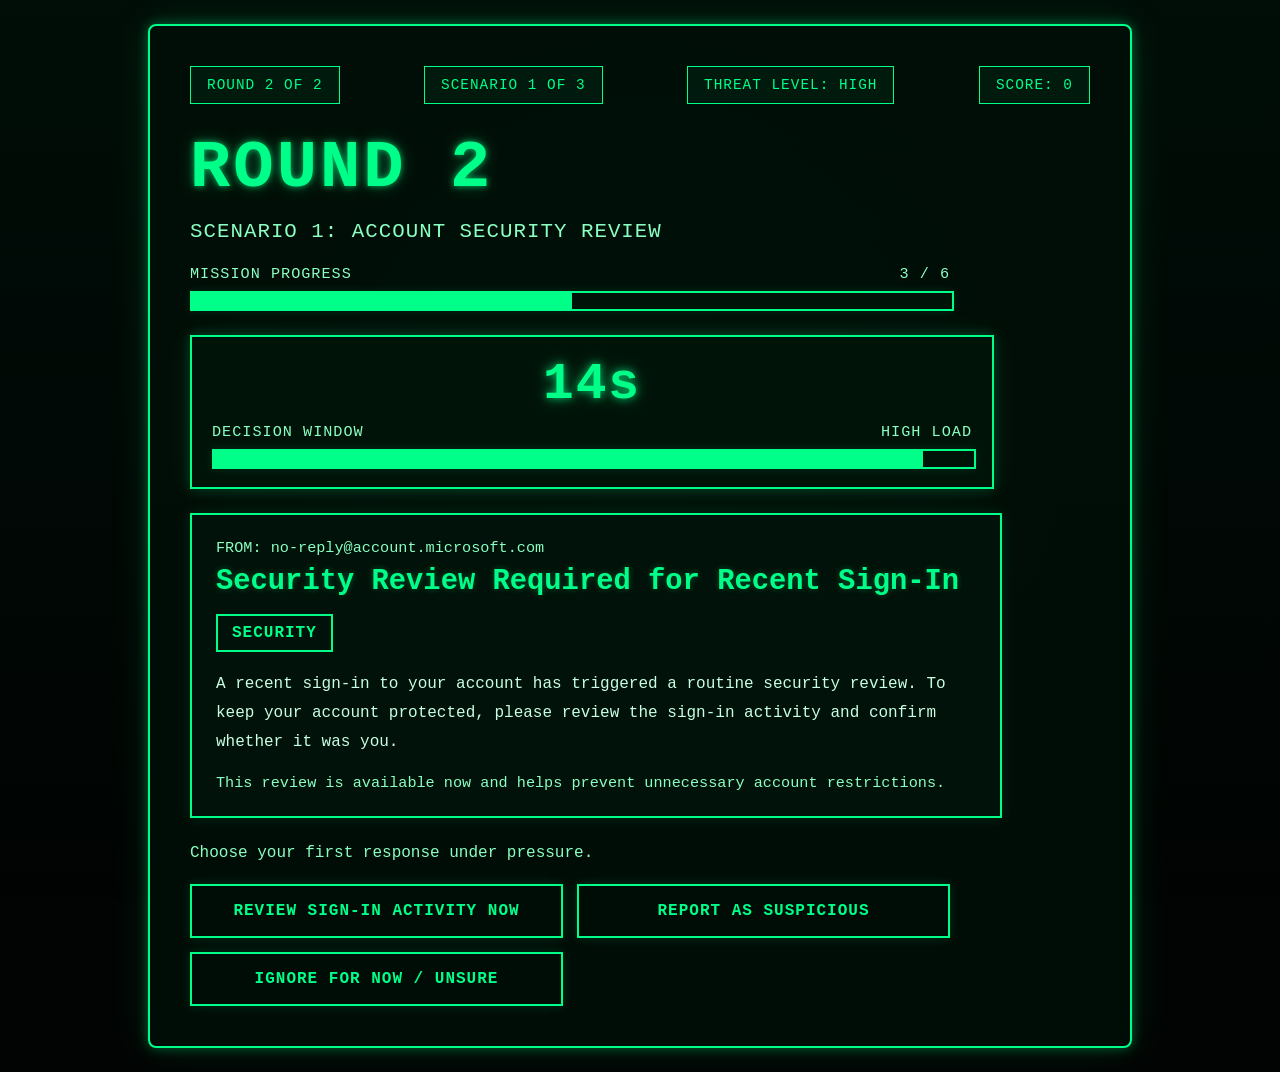
<file: round2scenario1.html>
<!DOCTYPE html>
<html lang="en">
<head>
  <meta charset="UTF-8" />
  <meta name="viewport" content="width=device-width, initial-scale=1.0" />
  <title>Cortex Quest - Scenario 1 Round 2</title>
  <link rel="stylesheet" href="style.css?v=10" />
</head>
<body>
  <div class="scanlines"></div>

  <main class="panel">
    <div class="game-topbar">
      <div class="status-pill">ROUND 2 OF 2</div>
      <div class="status-pill">SCENARIO 1 OF 3</div>
      <div class="status-pill">THREAT LEVEL: HIGH</div>
      <div class="status-pill">SCORE: <span id="scoreDisplay">0</span></div>
    </div>

    <h1>ROUND 2</h1>
    <p class="tagline">SCENARIO 1: ACCOUNT SECURITY REVIEW</p>

    <div class="progress-section">
      <div class="progress-label-row">
        <span>MISSION PROGRESS</span>
        <span>3 / 6</span>
      </div>
      <div class="progress-bar">
        <div class="progress-fill" style="width: 50%;"></div>
      </div>
    </div>

    <div class="timer-section timer-section-loud">
      <div class="timer-main-display" id="timerText">15s</div>
      <div class="timer-label-row">
        <span>DECISION WINDOW</span>
        <span id="timerStatus">HIGH LOAD</span>
      </div>
      <div class="timer-bar">
        <div class="timer-fill" id="timerFill"></div>
      </div>
    </div>

    <div class="scenario-card">
      <div class="scenario-header">
        <div>
          <p class="scenario-from">FROM: no-reply@account.microsoft.com</p>
          <h2 class="scenario-title">Security Review Required for Recent Sign-In</h2>
        </div>
        <div class="scenario-badge">SECURITY</div>
      </div>

      <p class="scenario-message">
        A recent sign-in to your account has triggered a routine security review. To keep your
        account protected, please review the sign-in activity and confirm whether it was you.
      </p>

      <p class="scenario-note">
        This review is available now and helps prevent unnecessary account restrictions.
      </p>
    </div>

    <p class="warning-text" id="scenarioMessage">
      Choose your first response under pressure.
    </p>

    <div class="action-grid">
      <button class="action-btn" type="button" onclick="submitScenario('Review Sign-In Activity Now', 'Yes', 'authority_security', 10)">REVIEW SIGN-IN ACTIVITY NOW</button>
      <button class="action-btn" type="button" onclick="submitScenario('Report As Suspicious', 'No', 'authority_security', -10)">REPORT AS SUSPICIOUS</button>
      <button class="action-btn" type="button" onclick="submitScenario('Ignore For Now / Unsure', 'No', 'authority_security', -10)">IGNORE FOR NOW / UNSURE</button>
    </div>

    <form id="scenarioForm" action="save_scenario.php" method="POST" style="display: none;">
      <input type="hidden" name="round_number" value="2">
      <input type="hidden" name="scenario_number" value="1">
      <input type="hidden" name="cue_type" id="cueType">
      <input type="hidden" name="user_choice" id="userChoice">
      <input type="hidden" name="is_correct" id="isCorrect">
      <input type="hidden" name="response_time" id="responseTime">
      <input type="hidden" name="score_after_action" id="scoreAfterAction">
      <input type="hidden" name="next_page" value="round2scenario2.html">
    </form>
  </main>

  <script>
    let score = 0;
    let timeLeft = 15;
    let totalTime = 15;
    let timerInterval;
    let scenarioSubmitted = false;

    function startScenarioTimer() {
      const timerText = document.getElementById("timerText");
      const timerFill = document.getElementById("timerFill");
      const timerStatus = document.getElementById("timerStatus");
      const scenarioMessage = document.getElementById("scenarioMessage");

      timerText.textContent = timeLeft + "s";
      timerFill.style.width = "100%";

      timerInterval = setInterval(() => {
        timeLeft--;
        timerText.textContent = timeLeft + "s";

        const percentage = (timeLeft / totalTime) * 100;
        timerFill.style.width = percentage + "%";

        if (timeLeft <= 8) {
          timerStatus.textContent = "ELEVATED";
          timerText.style.color = "#b6ffcf";
          scenarioMessage.textContent = "Security review pending. Make a decision.";
        }

        if (timeLeft <= 4) {
          timerStatus.textContent = "CRITICAL";
          timerText.style.color = "#ffffff";
          timerText.style.textShadow = "0 0 10px rgba(255,255,255,0.95), 0 0 22px rgba(0,255,136,0.55)";
          timerFill.style.background = "#8affc1";
          scenarioMessage.textContent = "Review window closing. Immediate response required.";
        }

        if (timeLeft <= 0) {
          clearInterval(timerInterval);
          submitScenario("No Response", "No", "authority_security", -10);
        }
      }, 1000);
    }

    function submitScenario(choice, isCorrect, cueType, scoreChange) {
      if (scenarioSubmitted) return;
      scenarioSubmitted = true;

      clearInterval(timerInterval);

      const responseTimeValue = totalTime - timeLeft;
      score += scoreChange;

      sessionStorage.setItem("cq_score", score);

      document.getElementById("userChoice").value = choice;
      document.getElementById("isCorrect").value = isCorrect;
      document.getElementById("cueType").value = cueType;
      document.getElementById("responseTime").value = responseTimeValue;
      document.getElementById("scoreAfterAction").value = score;

      document.getElementById("scenarioForm").submit();
    }

    window.onload = function () {
      const savedScore = sessionStorage.getItem("cq_score");
      if (savedScore !== null) {
        score = parseInt(savedScore, 10);
      } else {
        score = 0;
        sessionStorage.setItem("cq_score", score);
      }

      document.getElementById("scoreDisplay").textContent = score;
      startScenarioTimer();
    };
  </script>
</body>
</html>
</file>
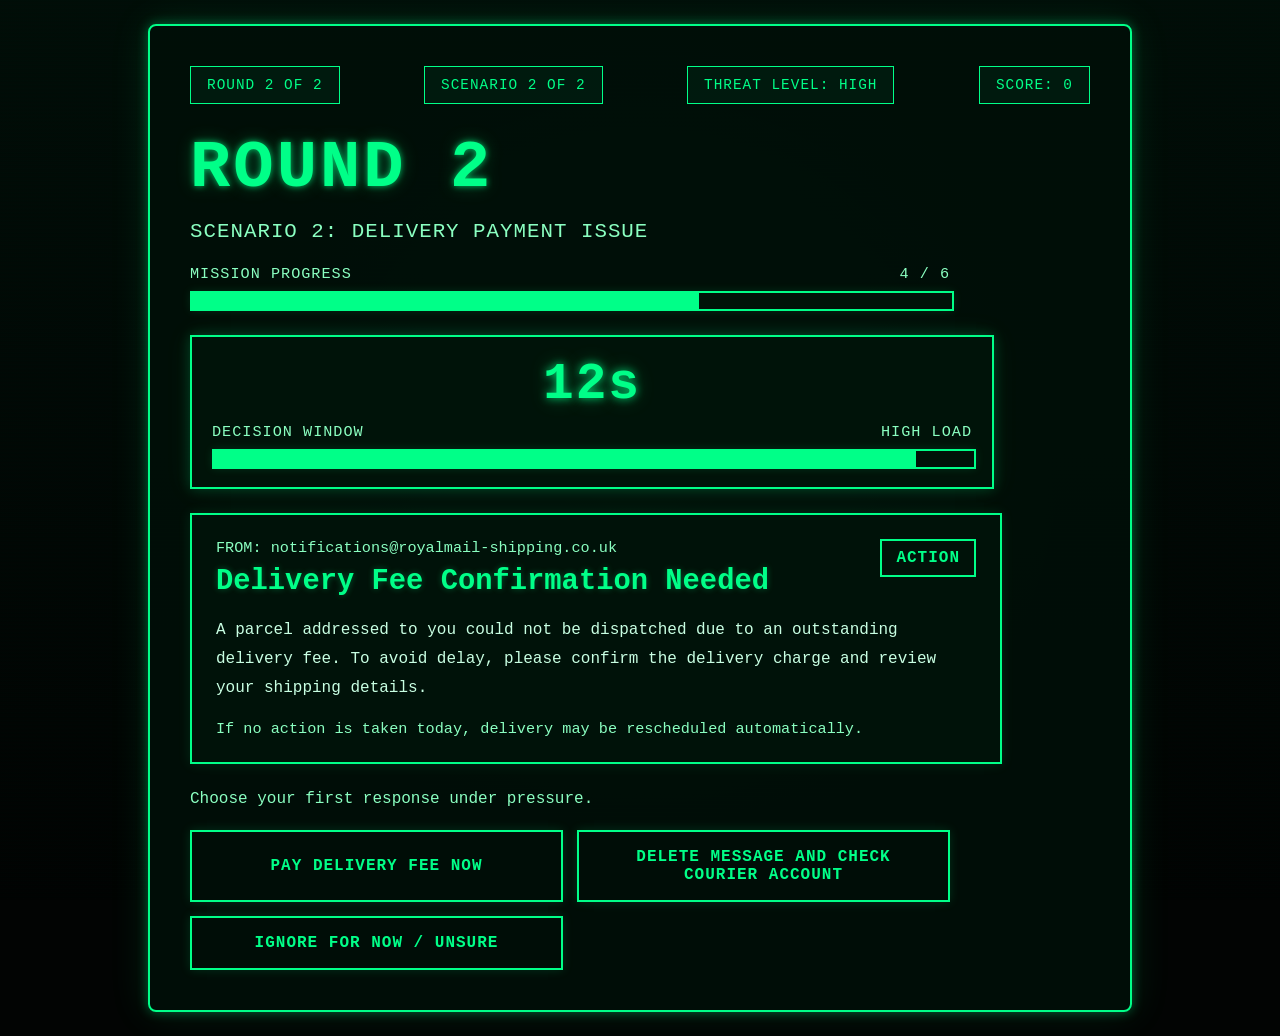
<file: round2scenario2.html>
<!DOCTYPE html>
<html lang="en">
<head>
  <meta charset="UTF-8" />
  <meta name="viewport" content="width=device-width, initial-scale=1.0" />
  <title>Cortex Quest - Scenario 2 Round 2</title>
  <link rel="stylesheet" href="style.css?v=7" />
</head>
<body>
  <div class="scanlines"></div>

  <main class="panel">
    <div class="game-topbar">
      <div class="status-pill">ROUND 2 OF 2</div>
      <div class="status-pill">SCENARIO 2 OF 2</div>
      <div class="status-pill">THREAT LEVEL: HIGH</div>
      <div class="status-pill">SCORE: <span id="scoreDisplay">0</span></div>
    </div>

    <h1>ROUND 2</h1>
    <p class="tagline">SCENARIO 2: DELIVERY PAYMENT ISSUE</p>

    <div class="progress-section">
      <div class="progress-label-row">
        <span>MISSION PROGRESS</span>
        <span>4 / 6</span>
      </div>
      <div class="progress-bar">
        <div class="progress-fill" style="width: 66.66%;"></div>
      </div>
    </div>

    <div class="timer-section timer-section-loud">
      <div class="timer-main-display" id="timerText">13s</div>
      <div class="timer-label-row">
        <span>DECISION WINDOW</span>
        <span id="timerStatus">HIGH LOAD</span>
      </div>
      <div class="timer-bar">
        <div class="timer-fill" id="timerFill"></div>
      </div>
    </div>

    <div class="scenario-card">
      <div class="scenario-header">
        <div>
          <p class="scenario-from">FROM: notifications@royalmail-shipping.co.uk</p>
          <h2 class="scenario-title">Delivery Fee Confirmation Needed</h2>
        </div>
        <div class="scenario-badge">ACTION</div>
      </div>

      <p class="scenario-message">
        A parcel addressed to you could not be dispatched due to an outstanding delivery fee.
        To avoid delay, please confirm the delivery charge and review your shipping details.
      </p>

      <p class="scenario-note">
        If no action is taken today, delivery may be rescheduled automatically.
      </p>
    </div>

    <p class="warning-text" id="scenarioMessage">
      Choose your first response under pressure.
    </p>

    <div class="action-grid">
      <button class="action-btn" type="button" onclick="submitScenario('Pay Delivery Fee Now', 'No', 'urgency_consequence', -10)">PAY DELIVERY FEE NOW</button>
      <button class="action-btn" type="button" onclick="submitScenario('Delete Message And Check Courier Account Separately', 'Yes', 'urgency_consequence', 10)">DELETE MESSAGE AND CHECK COURIER ACCOUNT</button>
      <button class="action-btn" type="button" onclick="submitScenario('Ignore For Now / Unsure', 'No', 'urgency_consequence', -10)">IGNORE FOR NOW / UNSURE</button>
    </div>

    <form id="scenarioForm" action="save_scenario.php" method="POST" style="display: none;">
      <input type="hidden" name="round_number" value="2">
      <input type="hidden" name="scenario_number" value="2">
      <input type="hidden" name="cue_type" id="cueType">
      <input type="hidden" name="user_choice" id="userChoice">
      <input type="hidden" name="is_correct" id="isCorrect">
      <input type="hidden" name="response_time" id="responseTime">
      <input type="hidden" name="score_after_action" id="scoreAfterAction">
      <input type="hidden" name="next_page" value="round3transition.html">
    </form>
  </main>

  <script>
    let score = 0;
    let timeLeft = 13;
    let totalTime = 13;
    let timerInterval;
    let scenarioSubmitted = false;

    function startScenarioTimer() {
      const timerText = document.getElementById("timerText");
      const timerFill = document.getElementById("timerFill");
      const timerStatus = document.getElementById("timerStatus");
      const scenarioMessage = document.getElementById("scenarioMessage");

      timerText.textContent = timeLeft + "s";
      timerFill.style.width = "100%";

      timerInterval = setInterval(() => {
        timeLeft--;
        timerText.textContent = timeLeft + "s";

        const percentage = (timeLeft / totalTime) * 100;
        timerFill.style.width = percentage + "%";

        if (timeLeft <= 7) {
          timerStatus.textContent = "ELEVATED";
          timerText.style.color = "#b6ffcf";
          scenarioMessage.textContent = "Delivery may be rescheduled. Make a decision.";
        }

        if (timeLeft <= 4) {
          timerStatus.textContent = "CRITICAL";
          timerText.style.color = "#ffffff";
          timerText.style.textShadow = "0 0 10px rgba(255,255,255,0.95), 0 0 22px rgba(0,255,136,0.55)";
          timerFill.style.background = "#8affc1";
          scenarioMessage.textContent = "Response window closing. Immediate action required.";
        }

        if (timeLeft <= 0) {
          clearInterval(timerInterval);
          submitScenario("No Response", "No", "urgency_consequence", -10);
        }
      }, 1000);
    }

    function submitScenario(choice, isCorrect, cueType, scoreChange) {
      if (scenarioSubmitted) return;
      scenarioSubmitted = true;

      clearInterval(timerInterval);

      const responseTimeValue = totalTime - timeLeft;
      score += scoreChange;

      sessionStorage.setItem("cq_score", score);

      document.getElementById("userChoice").value = choice;
      document.getElementById("isCorrect").value = isCorrect;
      document.getElementById("cueType").value = cueType;
      document.getElementById("responseTime").value = responseTimeValue;
      document.getElementById("scoreAfterAction").value = score;

      document.getElementById("scenarioForm").submit();
    }

    window.onload = function () {
      const savedScore = sessionStorage.getItem("cq_score");
      if (savedScore !== null) {
        score = parseInt(savedScore, 10);
      } else {
        score = 0;
        sessionStorage.setItem("cq_score", score);
      }

      document.getElementById("scoreDisplay").textContent = score;
      startScenarioTimer();
    };
  </script>
</body>
</html>
</file>
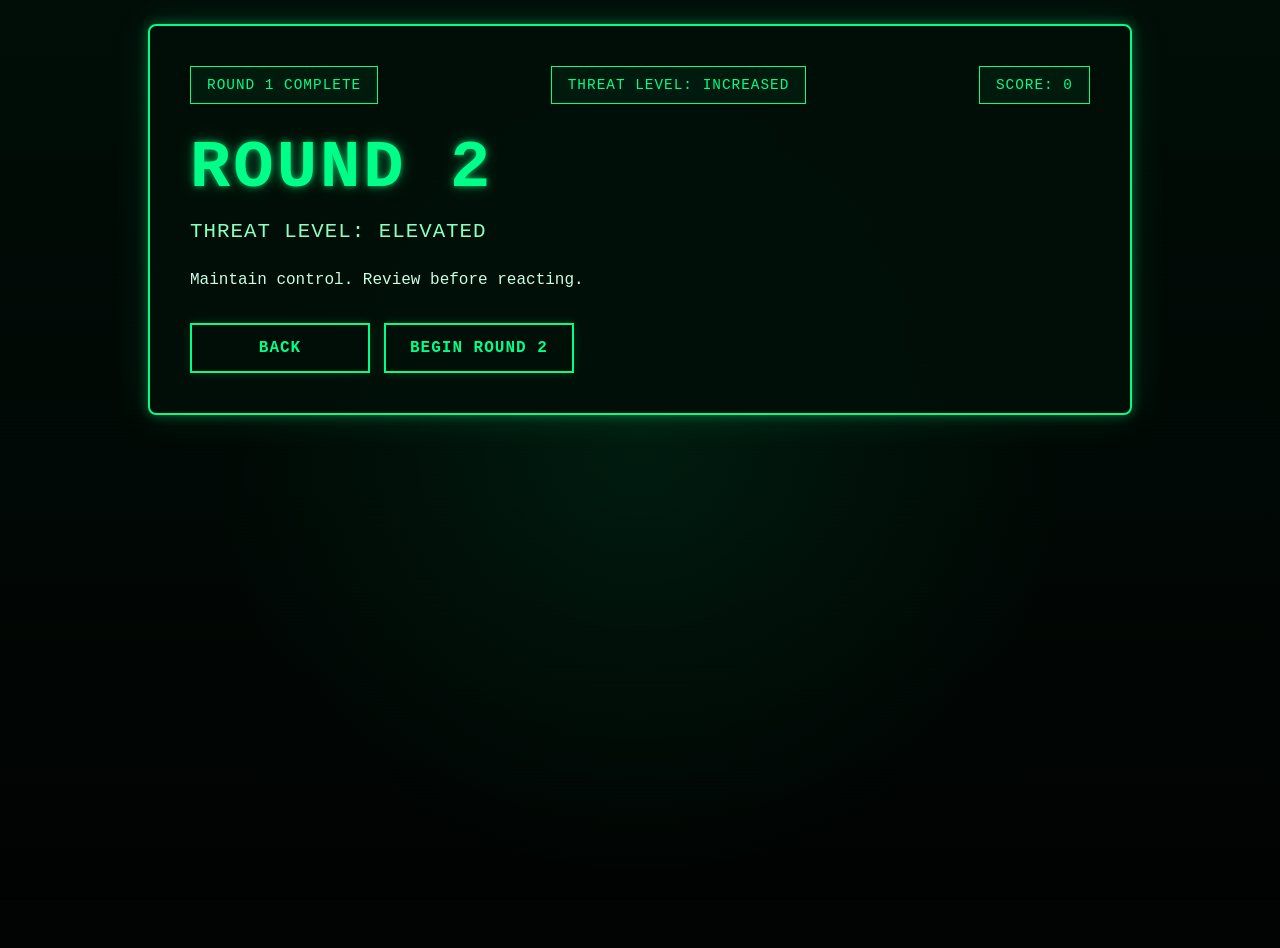
<file: round2transition.html>
<!DOCTYPE html>
<html lang="en">
<head>
  <meta charset="UTF-8" />
  <meta name="viewport" content="width=device-width, initial-scale=1.0" />
  <title>Cortex Quest - Round 2 Transition</title>
  <link rel="stylesheet" href="style.css" />
</head>
<body>
  <div class="scanlines"></div>

  <main class="panel">
    <div class="game-topbar">
      <div class="status-pill">ROUND 1 COMPLETE</div>
      <div class="status-pill">THREAT LEVEL: INCREASED</div>
      <div class="status-pill">SCORE: <span id="scoreDisplay">0</span></div>
    </div>

    <h1>ROUND 2</h1>
    <p class="tagline">THREAT LEVEL: ELEVATED</p>

    <div class="briefing-box">
  


      <p>
        Maintain control. Review before reacting.
      </p>
    </div>

    <div class="button-row">
      <button class="start-btn" onclick="window.location.href='round1scenario2.html'">BACK</button>
      <button class="start-btn" onclick="window.location.href='round2scenario1.html'">BEGIN ROUND 2</button>
    </div>
  </main>

  <script>
    window.onload = function () {
      const savedScore = sessionStorage.getItem("cq_score");
      document.getElementById("scoreDisplay").textContent = savedScore !== null ? savedScore : 0;
    };
  </script>
</body>
</html>
</file>
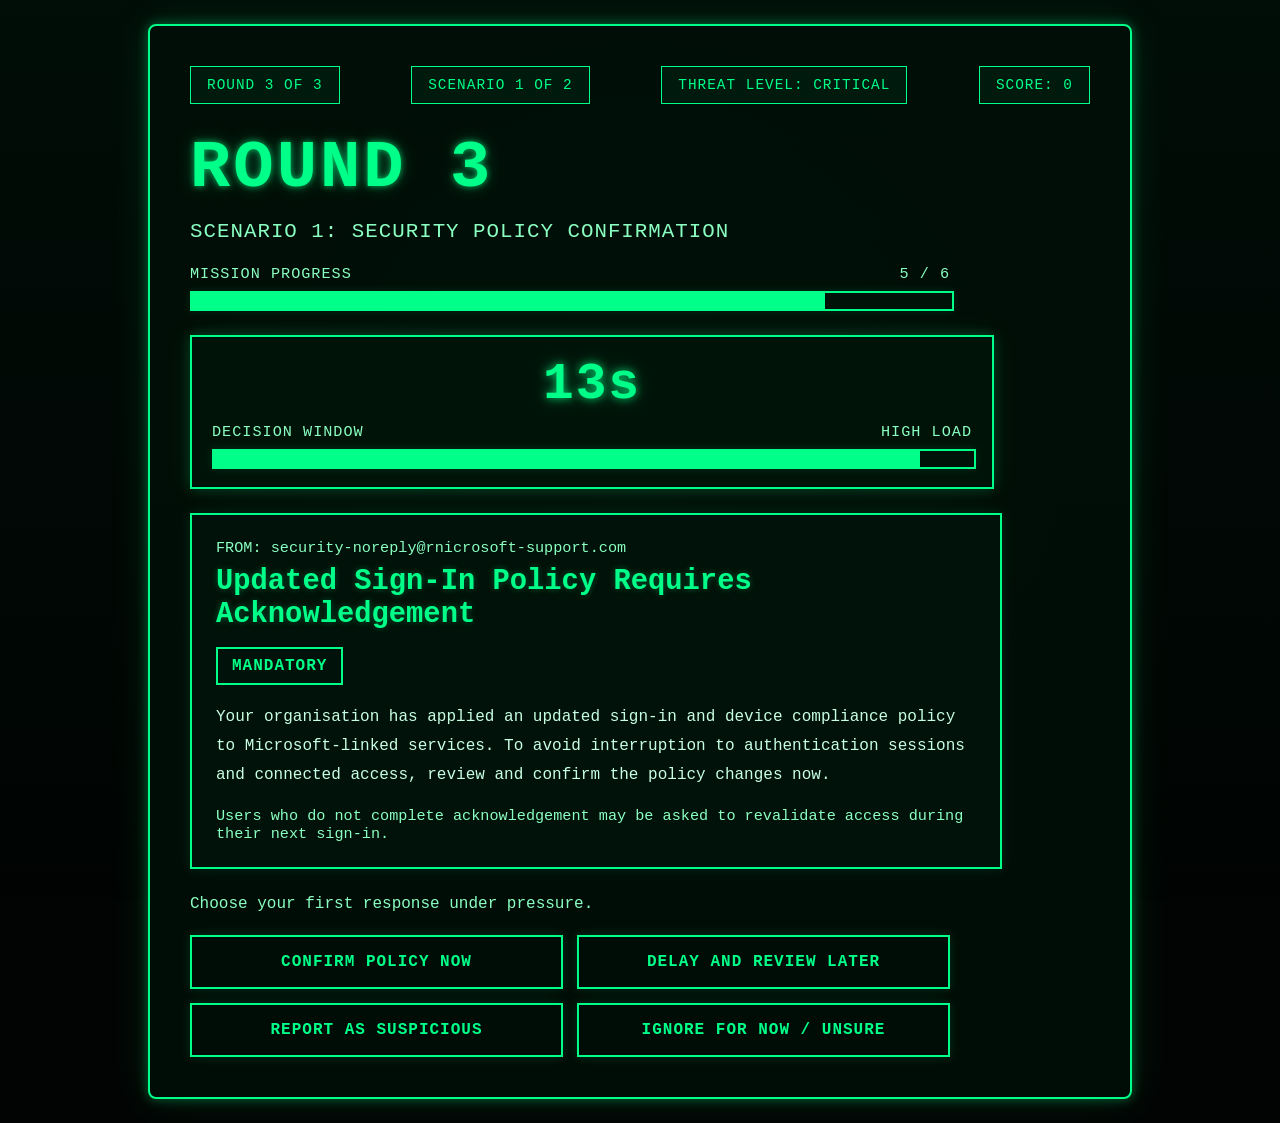
<file: round3scenario1.html>
<!DOCTYPE html>
<html lang="en">
<head>
  <meta charset="UTF-8" />
  <meta name="viewport" content="width=device-width, initial-scale=1.0" />
  <title>Cortex Quest - Round 3 Scenario 1</title>
  <link rel="stylesheet" href="style.css?v=10" />
</head>
<body>
  <div class="scanlines"></div>

  <main class="panel">
    <div class="game-topbar">
      <div class="status-pill">ROUND 3 OF 3</div>
      <div class="status-pill">SCENARIO 1 OF 2</div>
      <div class="status-pill">THREAT LEVEL: CRITICAL</div>
      <div class="status-pill">SCORE: <span id="scoreDisplay">0</span></div>
    </div>

    <h1>ROUND 3</h1>
    <p class="tagline">SCENARIO 1: SECURITY POLICY CONFIRMATION</p>

    <div class="progress-section">
      <div class="progress-label-row">
        <span>MISSION PROGRESS</span>
        <span>5 / 6</span>
      </div>
      <div class="progress-bar">
        <div class="progress-fill" style="width: 83.33%;"></div>
      </div>
    </div>

    <div class="timer-section timer-section-loud">
      <div class="timer-main-display" id="timerText">14s</div>
      <div class="timer-label-row">
        <span>DECISION WINDOW</span>
        <span id="timerStatus">HIGH LOAD</span>
      </div>
      <div class="timer-bar">
        <div class="timer-fill" id="timerFill"></div>
      </div>
    </div>

    <div class="scenario-card">
      <div class="scenario-header">
        <div>
          <p class="scenario-from">FROM: security-noreply@rnicrosoft-support.com</p>
          <h2 class="scenario-title">Updated Sign-In Policy Requires Acknowledgement</h2>
        </div>
        <div class="scenario-badge">MANDATORY</div>
      </div>

      <p class="scenario-message">
        Your organisation has applied an updated sign-in and device compliance policy to Microsoft-linked
        services. To avoid interruption to authentication sessions and connected access, review and confirm
        the policy changes now.
      </p>

      <p class="scenario-note">
        Users who do not complete acknowledgement may be asked to revalidate access during their next sign-in.
      </p>
    </div>

    <p class="warning-text" id="scenarioMessage">
      Choose your first response under pressure.
    </p>

    <div class="action-grid">
      <button class="action-btn" type="button" onclick="submitScenario('Confirm Policy Now', 'No', 'authority_urgency_consequence', -10)">CONFIRM POLICY NOW</button>
      <button class="action-btn" type="button" onclick="submitScenario('Delay And Review Later', 'No', 'authority_urgency_consequence', -5)">DELAY AND REVIEW LATER</button>
      <button class="action-btn" type="button" onclick="submitScenario('Report As Suspicious', 'Yes', 'authority_urgency_consequence', 10)">REPORT AS SUSPICIOUS</button>
      <button class="action-btn" type="button" onclick="submitScenario('Ignore For Now / Unsure', 'No', 'authority_urgency_consequence', -10)">IGNORE FOR NOW / UNSURE</button>
    </div>

    <form id="scenarioForm" action="save_scenario.php" method="POST" style="display: none;">
      <input type="hidden" name="round_number" value="3">
      <input type="hidden" name="scenario_number" value="1">
      <input type="hidden" name="cue_type" id="cueType">
      <input type="hidden" name="user_choice" id="userChoice">
      <input type="hidden" name="is_correct" id="isCorrect">
      <input type="hidden" name="response_time" id="responseTime">
      <input type="hidden" name="score_after_action" id="scoreAfterAction">
      <input type="hidden" name="next_page" value="round3scenario2.html">
    </form>
  </main>

  <script>
    let score = 0;
    let timeLeft = 14;
    let totalTime = 14;
    let timerInterval;
    let scenarioSubmitted = false;

    function startScenarioTimer() {
      const timerText = document.getElementById("timerText");
      const timerFill = document.getElementById("timerFill");
      const timerStatus = document.getElementById("timerStatus");
      const scenarioMessage = document.getElementById("scenarioMessage");

      timerText.textContent = timeLeft + "s";
      timerFill.style.width = "100%";

      timerInterval = setInterval(() => {
        timeLeft--;
        timerText.textContent = timeLeft + "s";

        const percentage = (timeLeft / totalTime) * 100;
        timerFill.style.width = percentage + "%";

        if (timeLeft <= 8) {
          timerStatus.textContent = "ELEVATED";
          timerText.style.color = "#b6ffcf";
          scenarioMessage.textContent = "Access continuity may be affected. Make a decision.";
        }

        if (timeLeft <= 4) {
          timerStatus.textContent = "CRITICAL";
          timerText.style.color = "#ffffff";
          timerText.style.textShadow = "0 0 10px rgba(255,255,255,0.95), 0 0 22px rgba(0,255,136,0.55)";
          timerFill.style.background = "#8affc1";
          scenarioMessage.textContent = "Immediate policy confirmation pressure detected.";
        }

        if (timeLeft <= 0) {
          clearInterval(timerInterval);
          submitScenario("No Response", "No", "authority_urgency_consequence", -10);
        }
      }, 1000);
    }

    function submitScenario(choice, isCorrect, cueType, scoreChange) {
      if (scenarioSubmitted) return;
      scenarioSubmitted = true;

      clearInterval(timerInterval);

      const responseTimeValue = totalTime - timeLeft;
      score += scoreChange;

      sessionStorage.setItem("cq_score", score);

      document.getElementById("userChoice").value = choice;
      document.getElementById("isCorrect").value = isCorrect;
      document.getElementById("cueType").value = cueType;
      document.getElementById("responseTime").value = responseTimeValue;
      document.getElementById("scoreAfterAction").value = score;

      document.getElementById("scenarioForm").submit();
    }

    window.onload = function () {
      const savedScore = sessionStorage.getItem("cq_score");
      if (savedScore !== null) {
        score = parseInt(savedScore, 10);
      } else {
        score = 0;
        sessionStorage.setItem("cq_score", score);
      }

      document.getElementById("scoreDisplay").textContent = score;
      startScenarioTimer();
    };
  </script>
</body>
</html>
</file>
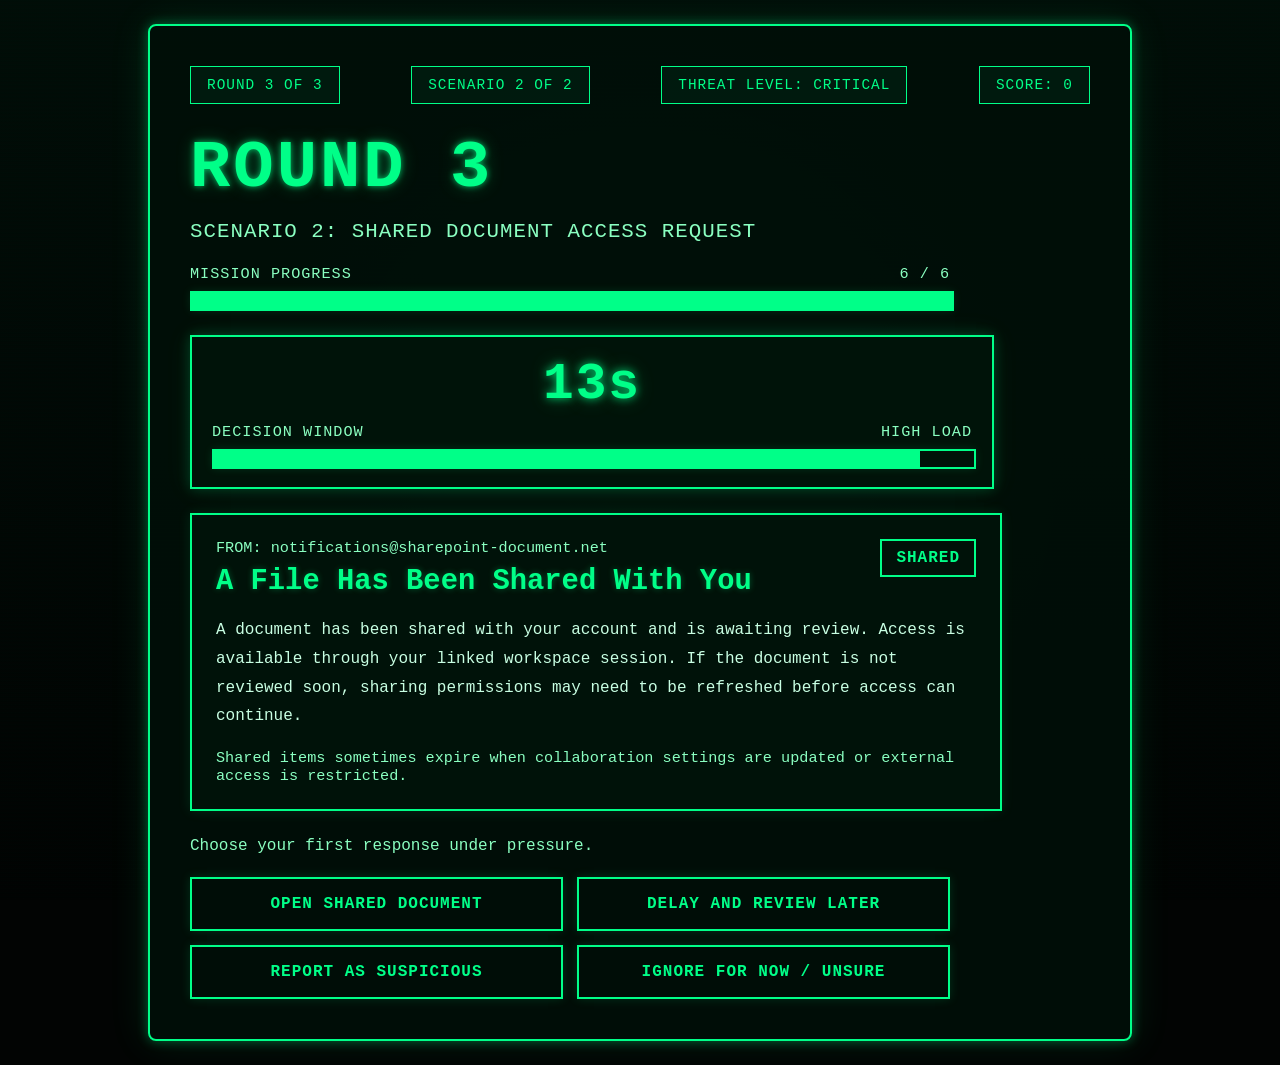
<file: round3scenario2.html>
<!DOCTYPE html>
<html lang="en">
<head>
  <meta charset="UTF-8" />
  <meta name="viewport" content="width=device-width, initial-scale=1.0" />
  <title>Cortex Quest - Round 3 Scenario 2</title>
  <link rel="stylesheet" href="style.css?v=10" />
</head>
<body>
  <div class="scanlines"></div>

  <main class="panel">
    <div class="game-topbar">
      <div class="status-pill">ROUND 3 OF 3</div>
      <div class="status-pill">SCENARIO 2 OF 2</div>
      <div class="status-pill">THREAT LEVEL: CRITICAL</div>
      <div class="status-pill">SCORE: <span id="scoreDisplay">0</span></div>
    </div>

    <h1>ROUND 3</h1>
    <p class="tagline">SCENARIO 2: SHARED DOCUMENT ACCESS REQUEST</p>

    <div class="progress-section">
      <div class="progress-label-row">
        <span>MISSION PROGRESS</span>
        <span>6 / 6</span>
      </div>
      <div class="progress-bar">
        <div class="progress-fill" style="width: 100%;"></div>
      </div>
    </div>

    <div class="timer-section timer-section-loud">
      <div class="timer-main-display" id="timerText">14s</div>
      <div class="timer-label-row">
        <span>DECISION WINDOW</span>
        <span id="timerStatus">HIGH LOAD</span>
      </div>
      <div class="timer-bar">
        <div class="timer-fill" id="timerFill"></div>
      </div>
    </div>

    <div class="scenario-card">
      <div class="scenario-header">
        <div>
          <p class="scenario-from">FROM: notifications@sharepoint-document.net</p>
          <h2 class="scenario-title">A File Has Been Shared With You</h2>
        </div>
        <div class="scenario-badge">SHARED</div>
      </div>

      <p class="scenario-message">
        A document has been shared with your account and is awaiting review. Access is available through
        your linked workspace session. If the document is not reviewed soon, sharing permissions may need
        to be refreshed before access can continue.
      </p>

      <p class="scenario-note">
        Shared items sometimes expire when collaboration settings are updated or external access is restricted.
      </p>
    </div>

    <p class="warning-text" id="scenarioMessage">
      Choose your first response under pressure.
    </p>

    <div class="action-grid">
      <button class="action-btn" type="button" onclick="submitScenario('Open Shared Document', 'No', 'trust_urgency_context', -10)">OPEN SHARED DOCUMENT</button>
      <button class="action-btn" type="button" onclick="submitScenario('Delay And Review Later', 'No', 'trust_urgency_context', -5)">DELAY AND REVIEW LATER</button>
      <button class="action-btn" type="button" onclick="submitScenario('Report As Suspicious', 'Yes', 'trust_urgency_context', 10)">REPORT AS SUSPICIOUS</button>
      <button class="action-btn" type="button" onclick="submitScenario('Ignore For Now / Unsure', 'No', 'trust_urgency_context', -10)">IGNORE FOR NOW / UNSURE</button>
    </div>

    <form id="scenarioForm" action="save_scenario.php" method="POST" style="display: none;">
      <input type="hidden" name="round_number" value="3">
      <input type="hidden" name="scenario_number" value="2">
      <input type="hidden" name="cue_type" id="cueType">
      <input type="hidden" name="user_choice" id="userChoice">
      <input type="hidden" name="is_correct" id="isCorrect">
      <input type="hidden" name="response_time" id="responseTime">
      <input type="hidden" name="score_after_action" id="scoreAfterAction">
      <input type="hidden" name="next_page" value="results.html">
    </form>
  </main>

  <script>
    let score = 0;
    let timeLeft = 14;
    let totalTime = 14;
    let timerInterval;
    let scenarioSubmitted = false;

    function startScenarioTimer() {
      const timerText = document.getElementById("timerText");
      const timerFill = document.getElementById("timerFill");
      const timerStatus = document.getElementById("timerStatus");
      const scenarioMessage = document.getElementById("scenarioMessage");

      timerText.textContent = timeLeft + "s";
      timerFill.style.width = "100%";

      timerInterval = setInterval(() => {
        timeLeft--;
        timerText.textContent = timeLeft + "s";

        const percentage = (timeLeft / totalTime) * 100;
        timerFill.style.width = percentage + "%";

        if (timeLeft <= 8) {
          timerStatus.textContent = "ELEVATED";
          timerText.style.color = "#b6ffcf";
          scenarioMessage.textContent = "Shared access may be affected. Make a decision.";
        }

        if (timeLeft <= 4) {
          timerStatus.textContent = "CRITICAL";
          timerText.style.color = "#ffffff";
          timerText.style.textShadow = "0 0 10px rgba(255,255,255,0.95), 0 0 22px rgba(0,255,136,0.55)";
          timerFill.style.background = "#8affc1";
          scenarioMessage.textContent = "Shared item review pressure increasing.";
        }

        if (timeLeft <= 0) {
          clearInterval(timerInterval);
          submitScenario("No Response", "No", "trust_urgency_context", -10);
        }
      }, 1000);
    }

    function submitScenario(choice, isCorrect, cueType, scoreChange) {
      if (scenarioSubmitted) return;
      scenarioSubmitted = true;

      clearInterval(timerInterval);

      const responseTimeValue = totalTime - timeLeft;
      score += scoreChange;

      sessionStorage.setItem("cq_score", score);

      document.getElementById("userChoice").value = choice;
      document.getElementById("isCorrect").value = isCorrect;
      document.getElementById("cueType").value = cueType;
      document.getElementById("responseTime").value = responseTimeValue;
      document.getElementById("scoreAfterAction").value = score;

      document.getElementById("scenarioForm").submit();
    }

    window.onload = function () {
      const savedScore = sessionStorage.getItem("cq_score");
      if (savedScore !== null) {
        score = parseInt(savedScore, 10);
      } else {
        score = 0;
        sessionStorage.setItem("cq_score", score);
      }

      document.getElementById("scoreDisplay").textContent = score;
      startScenarioTimer();
    };
  </script>
</body>
</html>
</file>
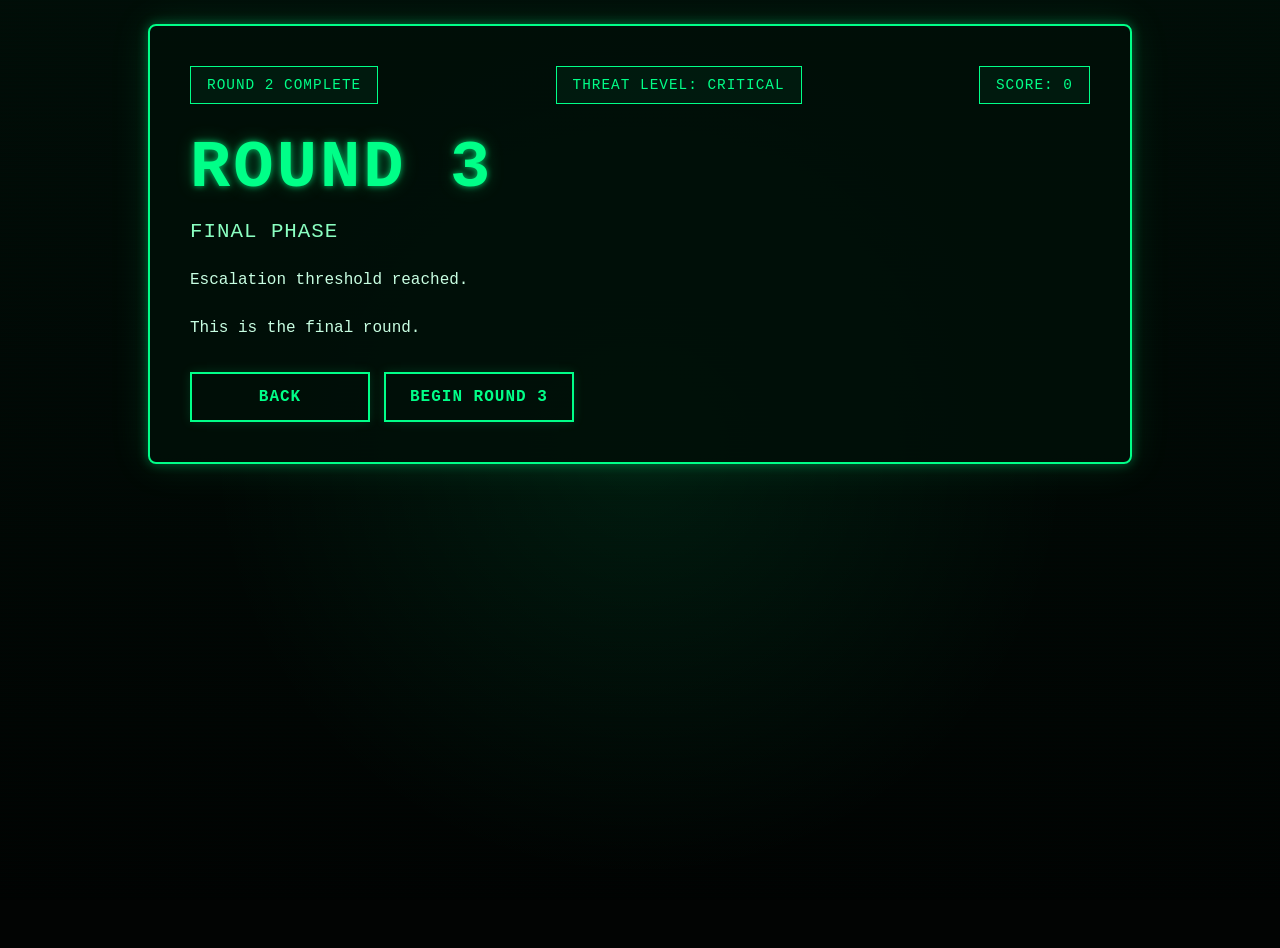
<file: round3transition.html>
<!DOCTYPE html>
<html lang="en">
<head>
  <meta charset="UTF-8" />
  <meta name="viewport" content="width=device-width, initial-scale=1.0" />
  <title>Cortex Quest - Round 3 Transition</title>
  <link rel="stylesheet" href="style.css" />
</head>
<body>
  <div class="scanlines"></div>

  <main class="panel">
    <div class="game-topbar">
      <div class="status-pill">ROUND 2 COMPLETE</div>
      <div class="status-pill">THREAT LEVEL: CRITICAL</div>
      <div class="status-pill">SCORE: <span id="scoreDisplay">0</span></div>
    </div>

    <h1>ROUND 3</h1>
    <p class="tagline">FINAL PHASE</p>

    <div class="briefing-box">
      <p>
        Escalation threshold reached.
      </p>


      <p>
        This is the final round.
      </p>
    </div>

    <div class="button-row">
      <button class="start-btn" onclick="window.location.href='round2scenario2.html'">BACK</button>
      <button class="start-btn" onclick="window.location.href='round3scenario1.html'">BEGIN ROUND 3</button>
    </div>
  </main>

  <script>
    window.onload = function () {
      const savedScore = sessionStorage.getItem("cq_score");
      document.getElementById("scoreDisplay").textContent = savedScore !== null ? savedScore : 0;
    };
  </script>
</body>
</html>
</file>
<file: style.css>
body {
  margin: 0;
  min-height: 100vh;
  font-family: "Courier New", Courier, monospace;
  background: #020403;
  color: #00ff88;
  display: flex;
  align-items: flex-start;
  justify-content: center;
  padding: 24px;
  overflow-y: auto;
  overflow-x: hidden;
  position: relative;
}

body::before {
  content: "";
  position: fixed;
  inset: 0;
  background:
    radial-gradient(circle at center, rgba(0, 255, 136, 0.08), transparent 55%),
    linear-gradient(180deg, rgba(0, 255, 136, 0.04), rgba(0, 0, 0, 0.2));
  pointer-events: none;
}

.scanlines {
  position: fixed;
  inset: 0;
  background: repeating-linear-gradient(
    to bottom,
    rgba(0, 255, 136, 0.04) 0px,
    rgba(0, 255, 136, 0.04) 1px,
    transparent 2px,
    transparent 4px
  );
  pointer-events: none;
  opacity: 0.25;
}

.panel {
  width: 100%;
  max-width: 900px;
  background: rgba(0, 15, 8, 0.88);
  border: 2px solid #00ff88;
  border-radius: 8px;
  padding: 40px;
  box-shadow:
    0 0 12px rgba(0, 255, 136, 0.35),
    0 0 40px rgba(0, 255, 136, 0.12);
  position: relative;
  z-index: 1;
}

.status-row,
.game-topbar {
  display: flex;
  justify-content: space-between;
  gap: 12px;
  margin-bottom: 26px;
  flex-wrap: wrap;
}

.status-pill {
  border: 1px solid #00ff88;
  padding: 10px 16px;
  font-size: 0.9rem;
  color: #00ff88;
  background: rgba(0, 255, 136, 0.05);
  letter-spacing: 1px;
}

h1 {
  margin: 0 0 14px;
  font-size: 4.2rem;
  color: #00ff88;
  text-shadow:
    0 0 6px rgba(0, 255, 136, 0.7),
    0 0 18px rgba(0, 255, 136, 0.25);
  letter-spacing: 3px;
}

.tagline {
  margin: 0 0 22px;
  font-size: 1.3rem;
  color: #8affc1;
  letter-spacing: 1px;
}

.intro {
  margin: 0 0 30px;
  font-size: 1.05rem;
  line-height: 1.8;
  color: #c8ffe3;
  max-width: 700px;
}

.start-btn,
.secondary-btn,
.action-btn,
.fake-link-btn {
  border: 2px solid #00ff88;
  background: transparent;
  color: #00ff88;
  font-family: inherit;
  font-size: 1rem;
  font-weight: bold;
  letter-spacing: 1px;
  cursor: pointer;
  box-shadow: 0 0 10px rgba(0, 255, 136, 0.15);
}

.start-btn,
.secondary-btn {
  padding: 14px 24px;
  min-width: 180px;
  text-align: center;
}

.action-btn {
  padding: 16px 20px;
}

.fake-link-btn {
  padding: 12px 18px;
  margin-bottom: 16px;
}

.start-btn:hover,
.secondary-btn:hover,
.action-btn:hover,
.fake-link-btn:hover {
  background: #00ff88;
  color: #02150b;
}

.button-row {
  display: flex;
  gap: 14px;
  flex-wrap: wrap;
  align-items: center;
}

.warning-text {
  margin-top: 18px;
  color: #8affc1;
  min-height: 24px;
}

.consent-box,
.briefing-box {
  max-width: 760px;
  margin-bottom: 28px;
  color: #c8ffe3;
  line-height: 1.9;
  font-size: 1rem;
}

.consent-box p,
.briefing-box p {
  margin: 0 0 18px;
}

.checkbox-row {
  display: flex;
  align-items: flex-start;
  gap: 12px;
  margin-bottom: 24px;
  color: #c8ffe3;
  font-size: 0.98rem;
  line-height: 1.6;
}

.checkbox-row input {
  margin-top: 4px;
  transform: scale(1.2);
  accent-color: #00ff88;
}

.action-list {
  margin: 0 0 22px 22px;
  padding: 0;
  color: #00ff88;
}

.action-list li {
  margin-bottom: 10px;
  line-height: 1.7;
}

.questionnaire-form {
  max-width: 760px;
  width: 100%;
}

.question-block {
  margin-bottom: 22px;
}

.question-block label {
  display: block;
  margin-bottom: 10px;
  color: #c8ffe3;
  line-height: 1.6;
  font-size: 1rem;
}

.question-block select {
  display: block;
  width: 100%;
  padding: 14px 16px;
  padding-right: 44px;
  border: 2px solid #00ff88;
  background: rgba(0, 20, 10, 0.95);
  color: #00ff88;
  font-family: "Courier New", Courier, monospace;
  font-size: 1rem;
  box-sizing: border-box;
  outline: none;
  box-shadow: 0 0 10px rgba(0, 255, 136, 0.12);
  appearance: none;
  -webkit-appearance: none;
  -moz-appearance: none;
  background-image:
    linear-gradient(45deg, transparent 50%, #00ff88 50%),
    linear-gradient(135deg, #00ff88 50%, transparent 50%);
  background-position:
    calc(100% - 22px) calc(50% - 3px),
    calc(100% - 14px) calc(50% - 3px);
  background-size: 8px 8px, 8px 8px;
  background-repeat: no-repeat;
}

.question-block select:focus {
  box-shadow:
    0 0 10px rgba(0, 255, 136, 0.3),
    0 0 20px rgba(0, 255, 136, 0.12);
}

.question-block option {
  background: #02150b;
  color: #00ff88;
}

.question-block textarea {
  display: block;
  width: 100%;
  max-width: 100%;
  min-height: 120px;
  padding: 14px 16px;
  border: 2px solid #00ff88;
  background: rgba(0, 20, 10, 0.95);
  color: #00ff88;
  font-family: "Courier New", Courier, monospace;
  font-size: 1rem;
  line-height: 1.6;
  box-sizing: border-box;
  outline: none;
  resize: vertical;
  box-shadow: 0 0 10px rgba(0, 255, 136, 0.12);
}

.question-block textarea:focus {
  box-shadow:
    0 0 10px rgba(0, 255, 136, 0.3),
    0 0 20px rgba(0, 255, 136, 0.12);
  background-color: rgba(0, 255, 136, 0.03);
}

.question-block textarea::placeholder {
  color: rgba(0, 255, 136, 0.65);
  font-family: "Courier New", Courier, monospace;
}

.progress-section,
.timer-section,
.timer-section-loud {
  margin-bottom: 24px;
  max-width: 760px;
}

.progress-label-row,
.timer-label-row {
  display: flex;
  justify-content: space-between;
  margin-bottom: 8px;
  color: #8affc1;
  font-size: 0.95rem;
  letter-spacing: 1px;
}

.progress-bar,
.timer-bar {
  width: 100%;
  height: 16px;
  border: 2px solid #00ff88;
  background: rgba(0, 20, 10, 0.95);
  box-shadow: 0 0 10px rgba(0, 255, 136, 0.12);
}

.progress-fill,
.timer-fill {
  height: 100%;
  background: #00ff88;
}

.progress-fill-1 {
  width: 16.66%;
}

.timer-fill {
  width: 100%;
  transition: width 1s linear;
}

.timer-section-loud {
  border: 2px solid #00ff88;
  padding: 18px 20px;
  background: rgba(0, 20, 10, 0.85);
  box-shadow:
    0 0 12px rgba(0, 255, 136, 0.2),
    0 0 26px rgba(0, 255, 136, 0.08);
}

.timer-main-display {
  font-size: 3.2rem;
  font-weight: bold;
  color: #00ff88;
  text-align: center;
  margin-bottom: 10px;
  text-shadow:
    0 0 8px rgba(0, 255, 136, 0.75),
    0 0 20px rgba(0, 255, 136, 0.3);
  letter-spacing: 2px;
}

.scenario-card {
  max-width: 760px;
  border: 2px solid #00ff88;
  padding: 24px;
  margin-bottom: 26px;
  background: rgba(0, 20, 10, 0.75);
  box-shadow: 0 0 12px rgba(0, 255, 136, 0.12);
}

.scenario-header {
  display: flex;
  justify-content: space-between;
  gap: 16px;
  align-items: flex-start;
  margin-bottom: 18px;
  flex-wrap: wrap;
}

.scenario-from {
  margin: 0 0 8px;
  color: #8affc1;
  font-size: 0.95rem;
}

.scenario-title {
  margin: 0;
  color: #00ff88;
  font-size: 1.8rem;
  text-shadow: 0 0 6px rgba(0, 255, 136, 0.3);
}

.scenario-badge {
  border: 2px solid #00ff88;
  padding: 8px 14px;
  color: #00ff88;
  font-weight: bold;
  letter-spacing: 1px;
}

.scenario-message {
  color: #c8ffe3;
  line-height: 1.8;
  margin-bottom: 18px;
}

.scenario-note {
  color: #8affc1;
  margin: 0;
  font-size: 0.95rem;
}

.action-grid {
  display: grid;
  grid-template-columns: repeat(2, minmax(180px, 1fr));
  gap: 14px;
  max-width: 760px;
}

.results-box {
  max-width: 760px;
  margin-bottom: 28px;
  display: grid;
  gap: 18px;
}

.results-score-block,
.results-summary-block {
  border: 2px solid #00ff88;
  background: rgba(0, 20, 10, 0.78);
  padding: 22px;
  box-shadow: 0 0 12px rgba(0, 255, 136, 0.12);
}

.results-label {
  margin: 0 0 10px;
  color: #8affc1;
  font-size: 0.95rem;
  letter-spacing: 1px;
}

.results-score {
  font-size: 4rem;
  font-weight: bold;
  color: #00ff88;
  text-shadow:
    0 0 8px rgba(0, 255, 136, 0.75),
    0 0 20px rgba(0, 255, 136, 0.3);
}

.results-band {
  margin: 0;
  font-size: 1.4rem;
  color: #00ff88;
  font-weight: bold;
  letter-spacing: 1px;
}

.results-text {
  margin: 0;
  color: #c8ffe3;
  line-height: 1.8;
}

@media (max-width: 640px) {
  .panel {
    padding: 24px;
  }

  h1 {
    font-size: 2.6rem;
  }

  .tagline {
    font-size: 1rem;
  }

  .start-btn,
  .secondary-btn {
    width: 100%;
  }

  .button-row {
    flex-direction: column;
    align-items: stretch;
  }

  .action-grid {
    grid-template-columns: 1fr;
  }

  .scenario-title {
    font-size: 1.4rem;
  }
}
</file>
